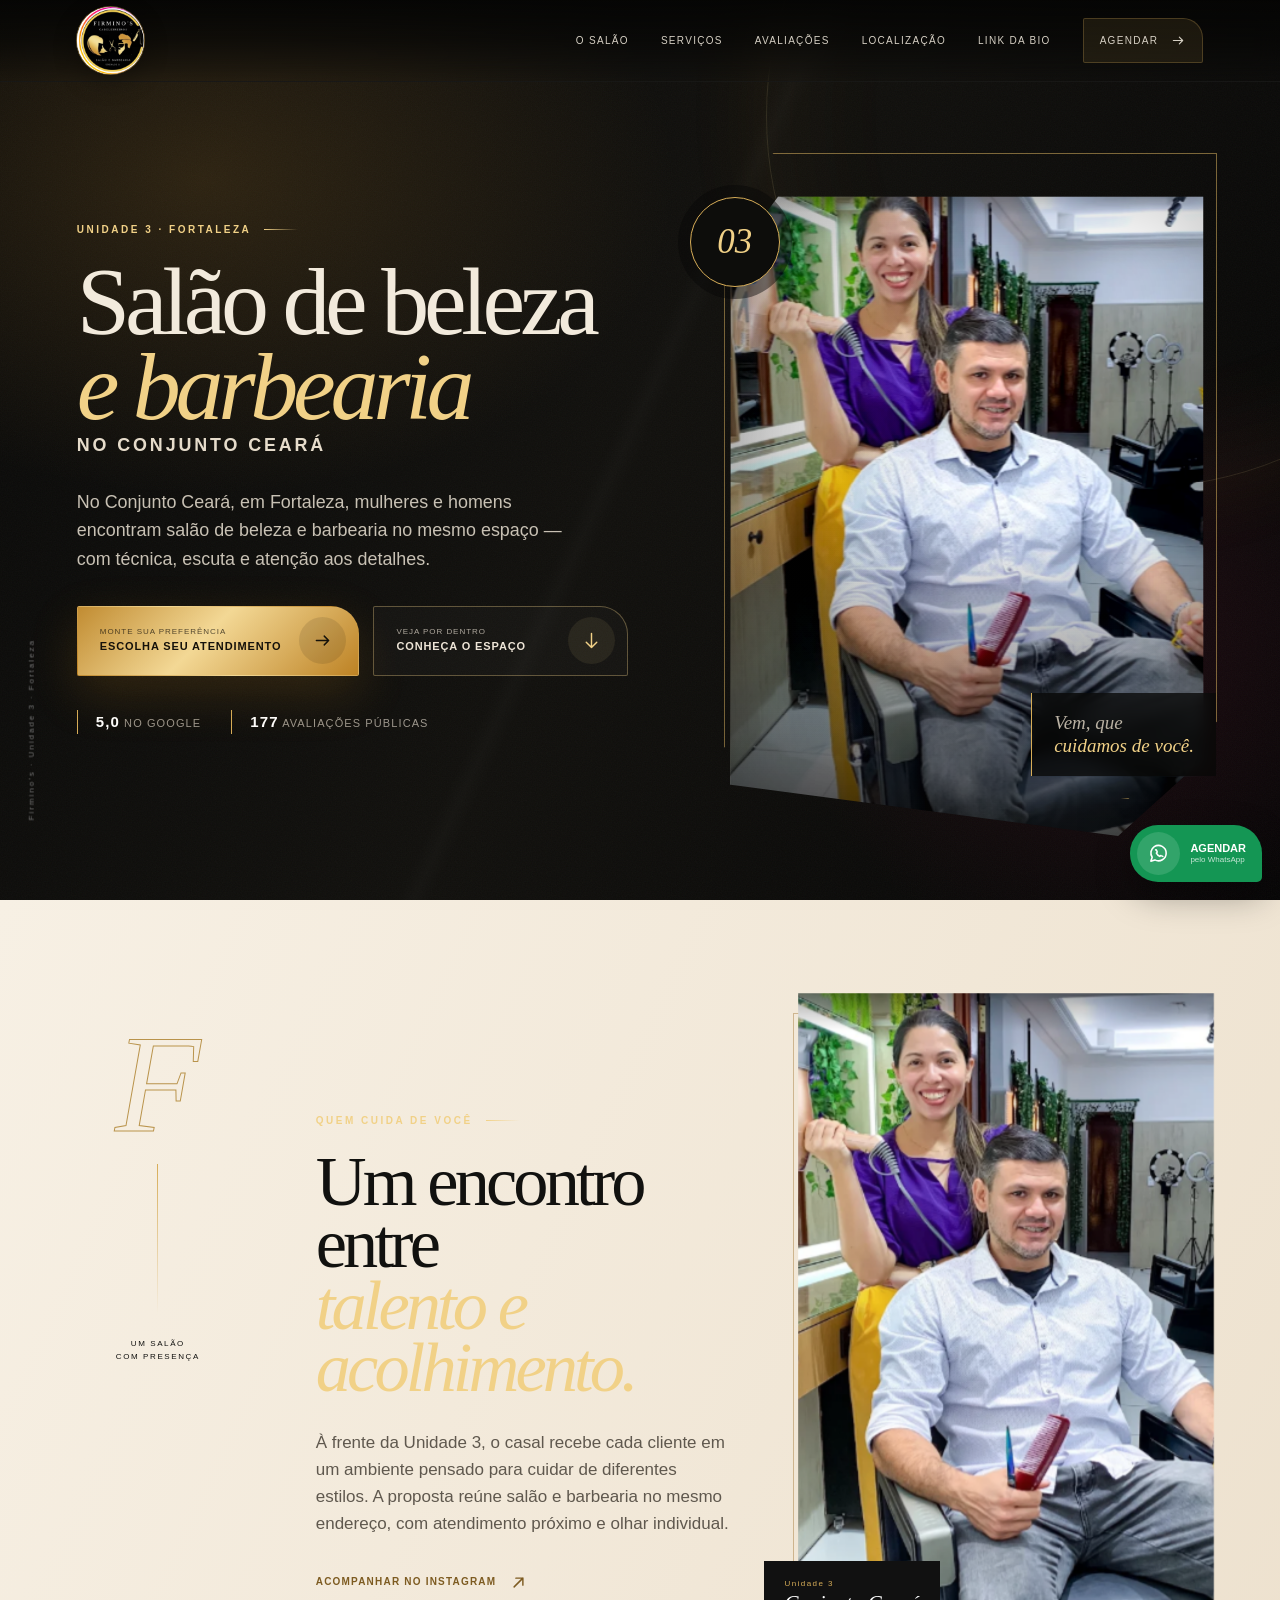
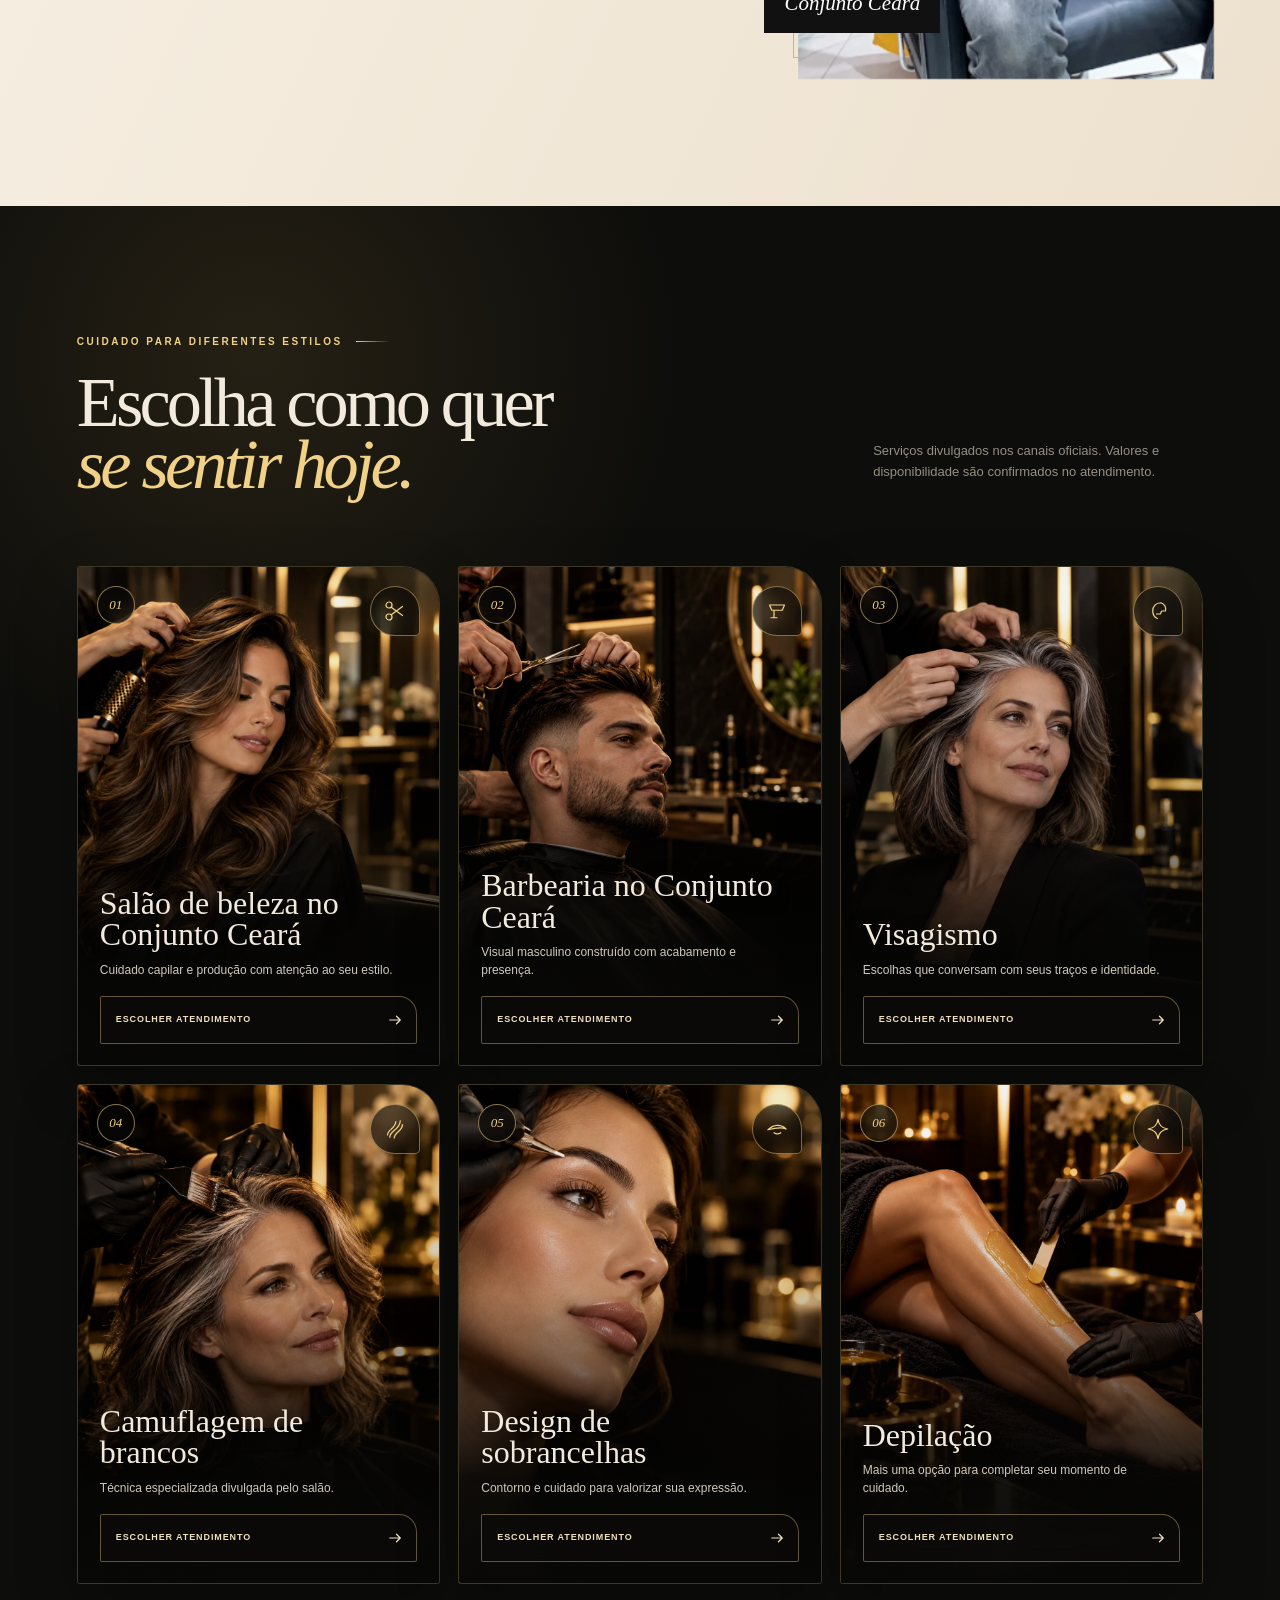
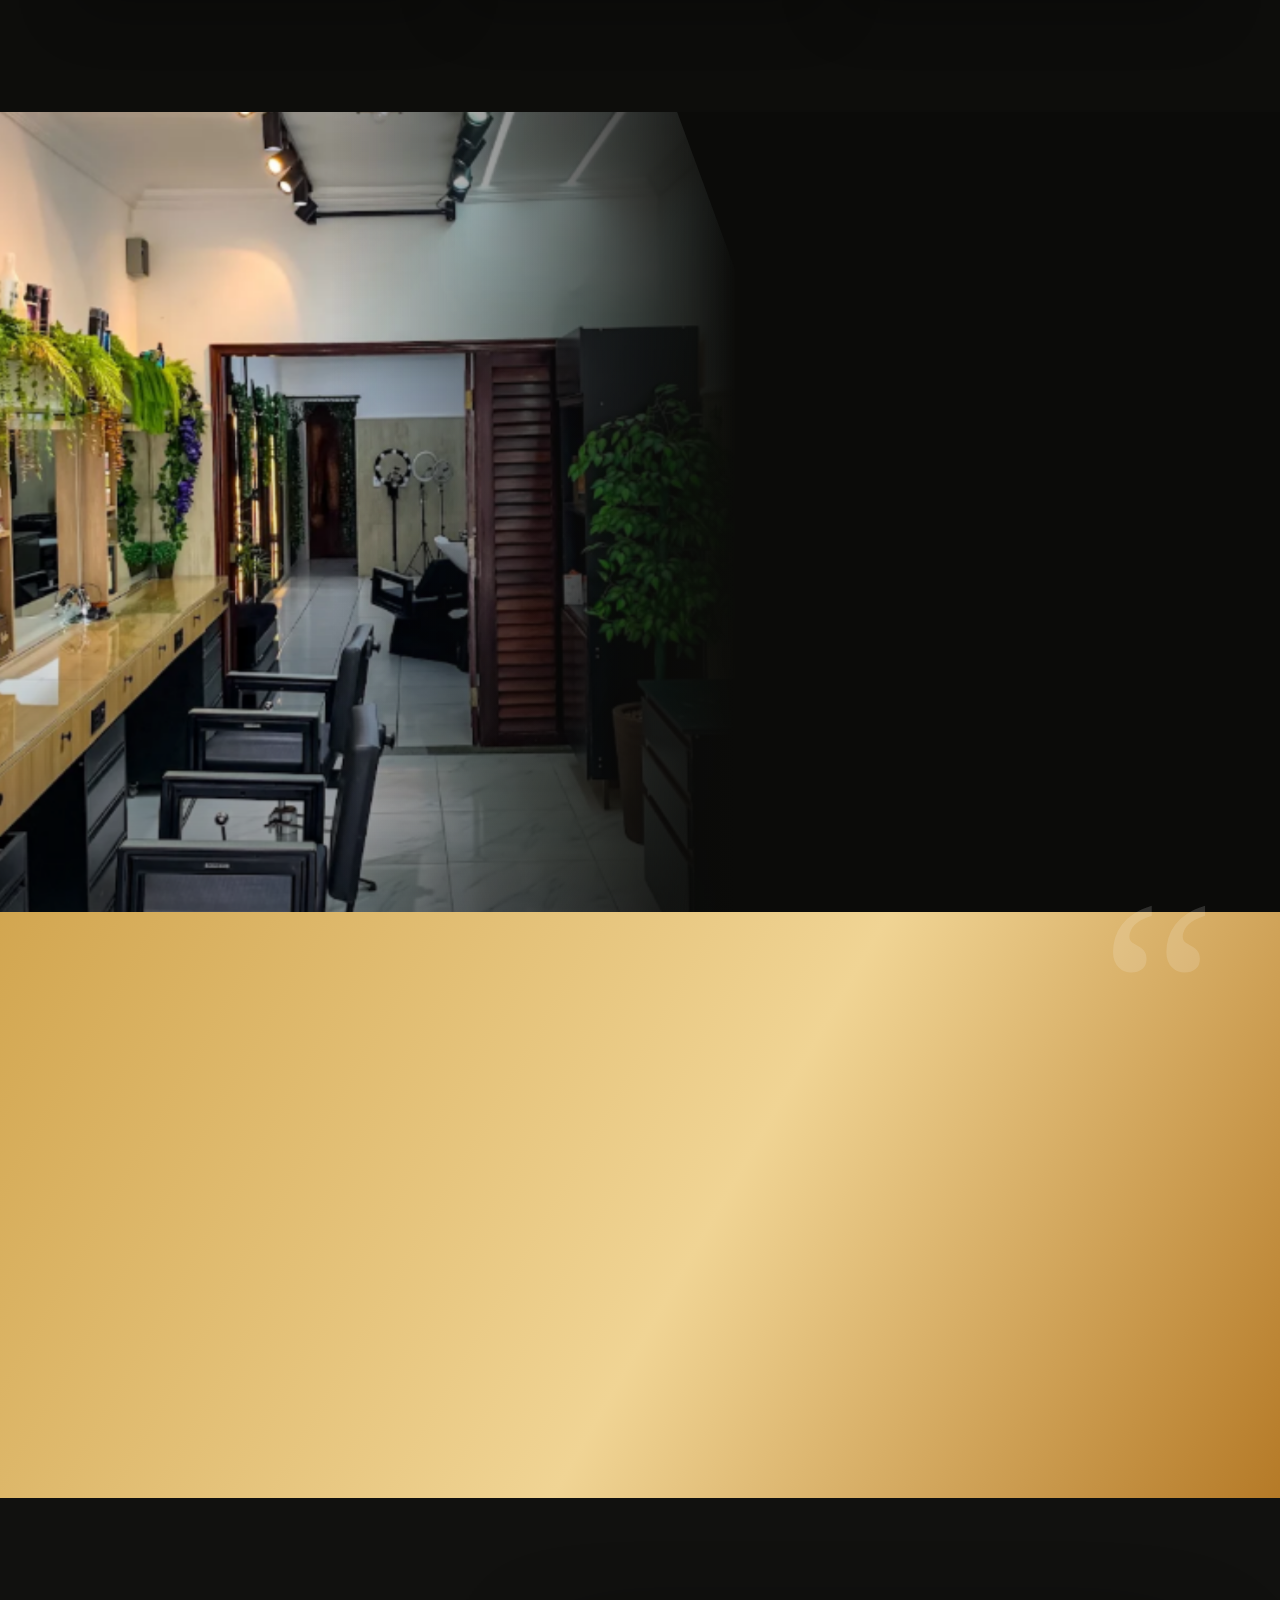
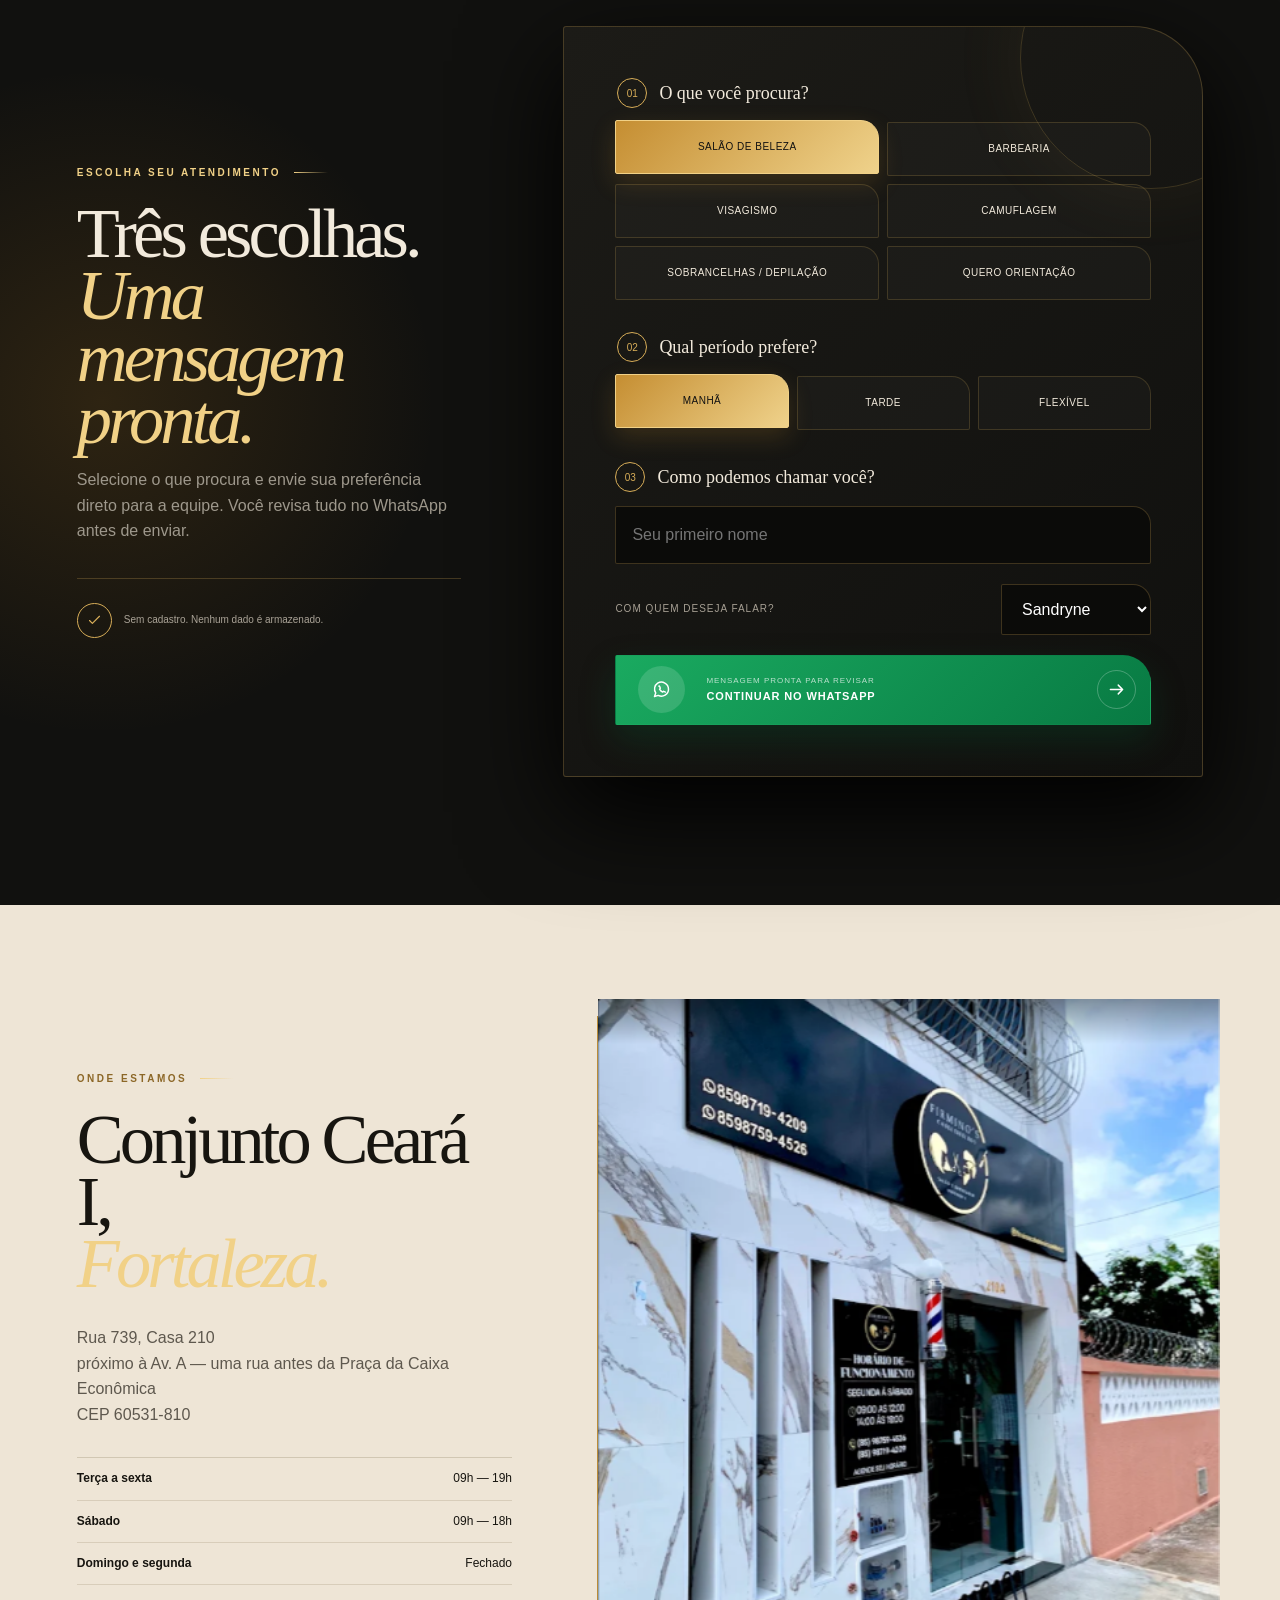
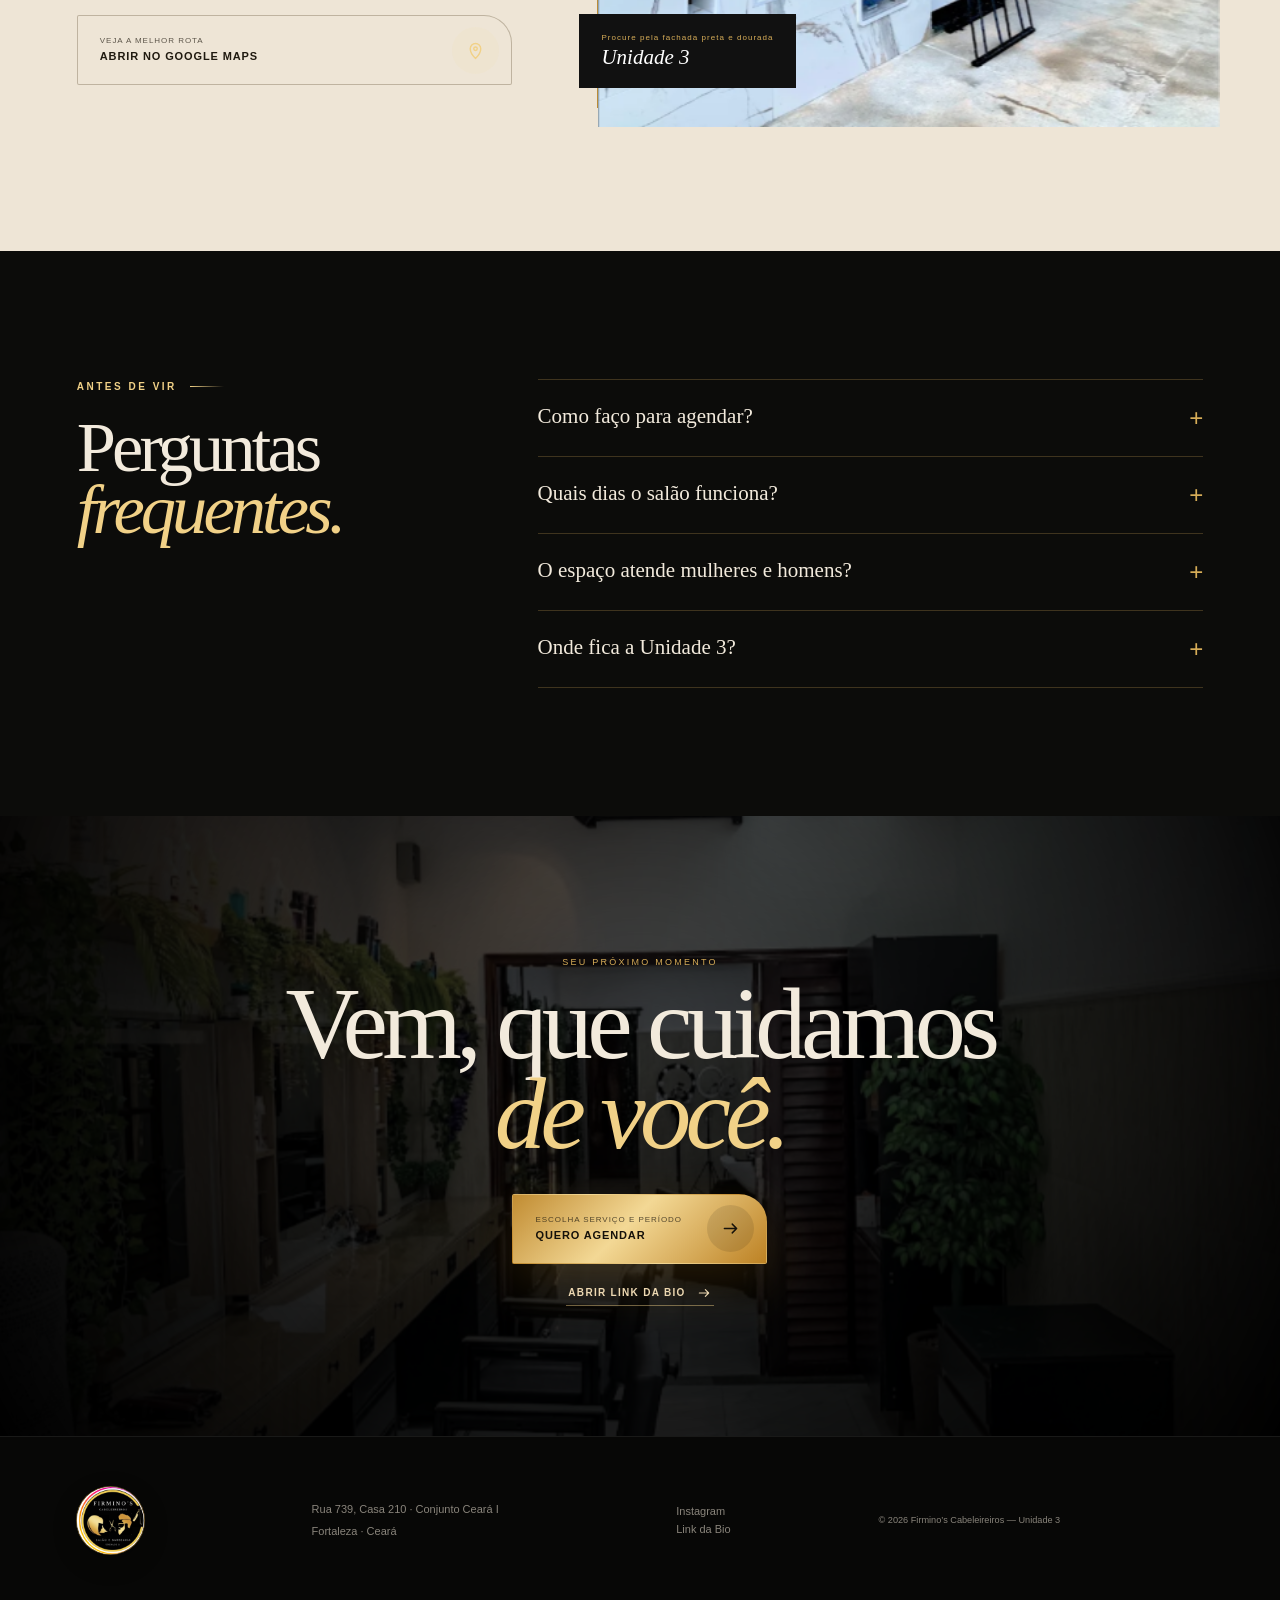
<file: index.html>
<!doctype html>
<html lang="pt-BR" class="no-js">
<head>
  <meta charset="utf-8"><meta name="viewport" content="width=device-width,initial-scale=1">
  <title>Salão de beleza e barbearia no Conjunto Ceará | Firmino’s Unidade 3</title>
  <meta name="description" content="Salão de beleza e barbearia no Conjunto Ceará, em Fortaleza. Conheça o Firmino’s Unidade 3, seus serviços confirmados e agende pelo WhatsApp.">
  <meta name="robots" content="noindex,nofollow"><meta name="theme-color" content="#080807">
  <meta property="og:title" content="Salão de beleza e barbearia no Conjunto Ceará | Firmino’s"><meta property="og:description" content="Salão e barbearia em Fortaleza, no Conjunto Ceará. Conheça a Unidade 3 e agende seu atendimento."><meta property="og:type" content="website"><meta property="og:locale" content="pt_BR"><meta property="og:image" content="assets/casal.png">
  <meta name="twitter:card" content="summary_large_image"><meta name="twitter:title" content="Salão de beleza e barbearia no Conjunto Ceará"><meta name="twitter:description" content="Firmino’s Unidade 3: salão e barbearia em Fortaleza, com agendamento pelo WhatsApp."><meta name="twitter:image" content="assets/casal.png">
  <link rel="canonical" href="https://exemplo-invalido.local/"><link rel="icon" href="data:,"> <link rel="stylesheet" href="styles.css?v=20261027-4">
  <script type="application/ld+json">{"@context":"https://schema.org","@type":"HairSalon","name":"Firminos Cabeleireiros - Unidade 3","description":"Salão de beleza e barbearia no Conjunto Ceará, em Fortaleza.","telephone":"+55 85 98719-4209","address":{"@type":"PostalAddress","streetAddress":"Rua 739, Casa 210","addressLocality":"Fortaleza","addressRegion":"CE","postalCode":"60531-810","addressCountry":"BR"},"openingHoursSpecification":[{"@type":"OpeningHoursSpecification","dayOfWeek":["Tuesday","Wednesday","Thursday","Friday"],"opens":"09:00","closes":"19:00"},{"@type":"OpeningHoursSpecification","dayOfWeek":"Saturday","opens":"09:00","closes":"18:00"}],"aggregateRating":{"@type":"AggregateRating","ratingValue":"5.0","reviewCount":"177","bestRating":"5"},"sameAs":["https://www.instagram.com/firminoscabeleireirosunidade3/"],"hasOfferCatalog":{"@type":"OfferCatalog","name":"Serviços confirmados","itemListElement":[{"@type":"Offer","itemOffered":{"@type":"Service","name":"Salão de beleza"}},{"@type":"Offer","itemOffered":{"@type":"Service","name":"Barbearia"}},{"@type":"Offer","itemOffered":{"@type":"Service","name":"Visagismo"}},{"@type":"Offer","itemOffered":{"@type":"Service","name":"Camuflagem de brancos"}},{"@type":"Offer","itemOffered":{"@type":"Service","name":"Design de sobrancelhas"}},{"@type":"Offer","itemOffered":{"@type":"Service","name":"Depilação"}}]}}</script>
  <script>document.documentElement.classList.replace('no-js','js')</script>
</head>
<body>
  <a class="skip" href="#conteudo">Ir para o conteúdo</a>
  <header class="topbar">
    <a class="brand" href="#inicio" aria-label="Firmino’s, início"><img src="assets/logo.png" alt="Firmino’s Cabeleireiros, Salão e Barbearia, Unidade 3"></a>
    <button class="nav-toggle" type="button" aria-expanded="false" aria-controls="menu"><span></span><span></span><i>Menu</i></button>
    <nav id="menu" class="nav" aria-label="Navegação principal"><a href="#historia">O salão</a><a href="#servicos">Serviços</a><a href="#avaliacoes">Avaliações</a><a href="#localizacao">Localização</a><a href="bio.html">Link da Bio</a><a class="nav-cta" href="#atendimento">Agendar <svg class="icon"><use href="#i-arrow"></use></svg></a></nav>
  </header>
  <main id="conteudo">
    <section id="inicio" class="hero section-anchor">
      <div class="hero-orbit" aria-hidden="true"></div><p class="hero-side" aria-hidden="true">Firmino’s · Unidade 3 · Fortaleza</p>
      <div class="hero-copy reveal"><p class="eyebrow">UNIDADE 3 · FORTALEZA</p><h1>Salão de beleza<br><em>e barbearia</em><small>no Conjunto Ceará</small></h1><p class="hero-lead">No Conjunto Ceará, em Fortaleza, mulheres e homens encontram salão de beleza e barbearia no mesmo espaço — com técnica, escuta e atenção aos detalhes.</p>
        <div class="hero-actions"><a class="btn btn-gold" href="#atendimento"><span><small>Monte sua preferência</small><b>Escolha seu atendimento</b></span><i><svg class="icon"><use href="#i-arrow"></use></svg></i></a><a class="btn btn-line" href="#experiencia"><span><small>Veja por dentro</small><b>Conheça o espaço</b></span><i><svg class="icon"><use href="#i-down"></use></svg></i></a></div>
        <div class="hero-proof"><span><b>5,0</b> no Google</span><span><b>177</b> avaliações públicas</span></div>
      </div>
      <div class="hero-visual reveal" data-delay="1"><div class="photo-frame"><img src="assets/casal.png" alt="Profissionais do salão de beleza e barbearia Firmino Unidade 3 no Conjunto Ceará, em Fortaleza"></div><div class="gold-thread"></div><p>Vem, que<br><strong>cuidamos de você.</strong></p><span class="unit">03</span></div>
    </section>

    <section id="historia" class="story section-pad section-anchor">
      <div class="story-mark reveal"><span>F</span><i></i><small>UM SALÃO<br>COM PRESENÇA</small></div>
      <div class="story-copy reveal"><p class="eyebrow">QUEM CUIDA DE VOCÊ</p><h2>Um encontro entre<br><em>talento e acolhimento.</em></h2><p>À frente da Unidade 3, o casal recebe cada cliente em um ambiente pensado para cuidar de diferentes estilos. A proposta reúne salão e barbearia no mesmo endereço, com atendimento próximo e olhar individual.</p><a class="text-link" href="https://www.instagram.com/firminoscabeleireirosunidade3/" target="_blank" rel="noopener">Acompanhar no Instagram <svg class="icon"><use href="#i-external"></use></svg></a></div>
      <figure class="story-photo reveal" data-delay="1"><img src="assets/casal.png" alt="Casal de profissionais do salão Firmino Unidade 3, em Fortaleza"><figcaption><span>Unidade 3</span><b>Conjunto Ceará</b></figcaption></figure>
    </section>

    <section id="servicos" class="services section-pad section-anchor">
      <header class="section-head reveal"><p class="eyebrow">CUIDADO PARA DIFERENTES ESTILOS</p><h2>Escolha como quer<br><em>se sentir hoje.</em></h2><p>Serviços divulgados nos canais oficiais. Valores e disponibilidade são confirmados no atendimento.</p></header>
      <div class="service-grid">
        <a class="service reveal" href="#atendimento" data-service="Salão de beleza"><span class="service-photo"><img src="assets/service-salao.webp" alt="Imagem ilustrativa de cuidado capilar em salão premium" loading="lazy"></span><span class="service-number">01</span><svg class="service-icon"><use href="#i-scissors"></use></svg><div class="service-copy"><h3>Salão de beleza no Conjunto Ceará</h3><p>Cuidado capilar e produção com atenção ao seu estilo.</p><span class="service-cta">Escolher atendimento <svg class="icon"><use href="#i-arrow"></use></svg></span></div></a>
        <a class="service reveal" href="#atendimento" data-service="Barbearia"><span class="service-photo"><img src="assets/service-barbearia.webp" alt="Imagem ilustrativa de corte masculino em barbearia premium" loading="lazy"></span><span class="service-number">02</span><svg class="service-icon"><use href="#i-razor"></use></svg><div class="service-copy"><h3>Barbearia no Conjunto Ceará</h3><p>Visual masculino construído com acabamento e presença.</p><span class="service-cta">Escolher atendimento <svg class="icon"><use href="#i-arrow"></use></svg></span></div></a>
        <a class="service reveal" href="#atendimento" data-service="Visagismo"><span class="service-photo"><img src="assets/service-visagismo.webp" alt="Imagem ilustrativa de consulta de visagismo" loading="lazy"></span><span class="service-number">03</span><svg class="service-icon"><use href="#i-profile"></use></svg><div class="service-copy"><h3>Visagismo</h3><p>Escolhas que conversam com seus traços e identidade.</p><span class="service-cta">Escolher atendimento <svg class="icon"><use href="#i-arrow"></use></svg></span></div></a>
        <a class="service reveal" href="#atendimento" data-service="Camuflagem de brancos"><span class="service-photo"><img src="assets/service-camuflagem.webp" alt="Imagem ilustrativa de aplicação profissional para camuflagem de cabelos brancos" loading="lazy"></span><span class="service-number">04</span><svg class="service-icon"><use href="#i-strand"></use></svg><div class="service-copy"><h3>Camuflagem de brancos</h3><p>Técnica especializada divulgada pelo salão.</p><span class="service-cta">Escolher atendimento <svg class="icon"><use href="#i-arrow"></use></svg></span></div></a>
        <a class="service reveal" href="#atendimento" data-service="Sobrancelhas ou depilação"><span class="service-photo"><img src="assets/service-sobrancelhas.webp" alt="Imagem ilustrativa de design de sobrancelhas" loading="lazy"></span><span class="service-number">05</span><svg class="service-icon"><use href="#i-brow"></use></svg><div class="service-copy"><h3>Design de sobrancelhas</h3><p>Contorno e cuidado para valorizar sua expressão.</p><span class="service-cta">Escolher atendimento <svg class="icon"><use href="#i-arrow"></use></svg></span></div></a>
        <a class="service reveal" href="#atendimento" data-service="Sobrancelhas ou depilação"><span class="service-photo"><img src="assets/service-depilacao.webp" alt="Imagem ilustrativa de depilação feminina nas pernas em salão elegante" loading="lazy"></span><span class="service-number">06</span><svg class="service-icon"><use href="#i-spark"></use></svg><div class="service-copy"><h3>Depilação</h3><p>Mais uma opção para completar seu momento de cuidado.</p><span class="service-cta">Escolher atendimento <svg class="icon"><use href="#i-arrow"></use></svg></span></div></a>
      </div>
    </section>

    <section id="experiencia" class="experience section-anchor">
      <div class="experience-image"><img src="assets/interior.png" alt="Interior do salão de beleza e barbearia Firmino no Conjunto Ceará"></div>
      <div class="experience-copy reveal"><p class="eyebrow">POR DENTRO DA UNIDADE 3</p><h2>Luz, conforto<br><em>e cuidado.</em></h2><p>Um ambiente organizado e acolhedor, com estações de atendimento, espelhos amplos e uma atmosfera que convida a desacelerar.</p><ul><li><span>01</span> Salão e barbearia no mesmo espaço</li><li><span>02</span> Atendimento direto com a equipe</li><li><span>03</span> Endereço fácil de localizar no bairro</li></ul></div>
    </section>

    <section id="avaliacoes" class="reviews section-pad section-anchor">
      <div class="rating reveal"><strong>5,0</strong><span>★★★★★</span><p>177 avaliações<br>públicas no Google</p></div>
      <div class="quotes">
        <blockquote class="reveal"><p>“Ótimos profissionais, ótimo ambiente. Melhor salão da região.”</p><footer><b>Vitoria Kevilly</b><span>Avaliação no Google</span></footer></blockquote>
        <blockquote class="reveal" data-delay="1"><p>“Espaço de excelência e qualidade em serviço, atendimento e ótima localização.”</p><footer><b>Mircia Monteiro</b><span>Avaliação no Google</span></footer></blockquote>
        <blockquote class="reveal" data-delay="2"><p>“Ambiente acolhedor, equipe atenciosa e um resultado que durou semanas.”</p><footer><b>Luciana Oliveira</b><span>Avaliação no Google</span></footer></blockquote>
      </div>
    </section>

    <section id="atendimento" class="booking section-pad section-anchor">
      <div class="booking-intro reveal"><p class="eyebrow">ESCOLHA SEU ATENDIMENTO</p><h2>Três escolhas.<br><em>Uma mensagem pronta.</em></h2><p>Selecione o que procura e envie sua preferência direto para a equipe. Você revisa tudo no WhatsApp antes de enviar.</p><div class="secure"><svg class="icon"><use href="#i-check"></use></svg><span>Sem cadastro. Nenhum dado é armazenado.</span></div></div>
      <form id="booking-form" class="booking-form reveal">
        <fieldset><legend><b>01</b><span>O que você procura?</span></legend><div class="choice-grid services-choice">
          <label><input type="radio" name="service" value="Salão de beleza" checked><span>Salão de beleza</span></label><label><input type="radio" name="service" value="Barbearia"><span>Barbearia</span></label><label><input type="radio" name="service" value="Visagismo"><span>Visagismo</span></label><label><input type="radio" name="service" value="Camuflagem de brancos"><span>Camuflagem</span></label><label><input type="radio" name="service" value="Sobrancelhas ou depilação"><span>Sobrancelhas / depilação</span></label><label><input type="radio" name="service" value="Quero orientação"><span>Quero orientação</span></label>
        </div></fieldset>
        <fieldset><legend><b>02</b><span>Qual período prefere?</span></legend><div class="choice-grid period-choice"><label><input type="radio" name="period" value="manhã" checked><span>Manhã</span></label><label><input type="radio" name="period" value="tarde"><span>Tarde</span></label><label><input type="radio" name="period" value="sou flexível"><span>Flexível</span></label></div></fieldset>
        <label class="name-field"><span><b>03</b> Como podemos chamar você?</span><input name="name" autocomplete="name" placeholder="Seu primeiro nome"></label>
        <label class="contact-select"><span>Com quem deseja falar?</span><select name="contact"><option value="5585987194209">Sandryne</option><option value="5585987594526">Paulo</option></select></label>
        <a id="booking-submit" class="btn btn-whatsapp" href="https://wa.me/5585987194209" target="_blank" rel="noopener"><i><svg class="icon"><use href="#i-whatsapp"></use></svg></i><span><small>Mensagem pronta para revisar</small><b>Continuar no WhatsApp</b></span><em><svg class="icon"><use href="#i-arrow"></use></svg></em></a>
      </form>
    </section>

    <section id="localizacao" class="location section-pad section-anchor">
      <div class="location-copy reveal"><p class="eyebrow">ONDE ESTAMOS</p><h2>Conjunto Ceará I,<br><em>Fortaleza.</em></h2><address>Rua 739, Casa 210<br>próximo à Av. A — uma rua antes da Praça da Caixa Econômica<br>CEP 60531-810</address><div class="hours"><p><b>Terça a sexta</b><span>09h — 19h</span></p><p><b>Sábado</b><span>09h — 18h</span></p><p><b>Domingo e segunda</b><span>Fechado</span></p></div><a class="btn btn-line light" href="https://maps.app.goo.gl/kkp55RGtiyt9dPtYA" target="_blank" rel="noopener"><span><small>Veja a melhor rota</small><b>Abrir no Google Maps</b></span><i><svg class="icon"><use href="#i-pin"></use></svg></i></a></div>
      <figure class="facade reveal"><img src="assets/fachada.png" alt="Fachada do salão e barbearia Firmino no Conjunto Ceará em Fortaleza"><figcaption><span>Procure pela fachada preta e dourada</span><b>Unidade 3</b></figcaption></figure>
    </section>

    <section class="faq section-pad section-anchor" id="duvidas"><header class="section-head reveal"><p class="eyebrow">ANTES DE VIR</p><h2>Perguntas<br><em>frequentes.</em></h2></header><div class="accordion">
      <details class="reveal"><summary>Como faço para agendar?<span>+</span></summary><p>Monte sua preferência nesta página ou fale direto com Sandryne ou Paulo pelo WhatsApp. A equipe confirma as opções disponíveis.</p></details>
      <details class="reveal"><summary>Quais dias o salão funciona?<span>+</span></summary><p>De terça a sexta, das 9h às 19h; aos sábados, das 9h às 18h. Domingo e segunda-feira são fechados.</p></details>
      <details class="reveal"><summary>O espaço atende mulheres e homens?<span>+</span></summary><p>Sim. A Unidade 3 reúne salão de beleza e barbearia no mesmo endereço.</p></details>
      <details class="reveal"><summary>Onde fica a Unidade 3?<span>+</span></summary><p>Na Rua 739, Casa 210, no Conjunto Ceará I, em Fortaleza, próximo à Avenida A e uma rua antes da Praça da Caixa Econômica.</p></details>
    </div></section>
    <section class="closing reveal"><img src="assets/interior.png" alt=""><div><p>SEU PRÓXIMO MOMENTO</p><h2>Vem, que cuidamos<br><em>de você.</em></h2><div class="closing-actions"><a class="btn btn-gold" href="#atendimento"><span><small>Escolha serviço e período</small><b>Quero agendar</b></span><i><svg class="icon"><use href="#i-arrow"></use></svg></i></a><a class="closing-bio-link" href="bio.html">Abrir Link da Bio <svg class="icon"><use href="#i-arrow"></use></svg></a></div></div></section>
  </main>
  <footer class="site-footer"><a class="brand" href="#inicio"><img src="assets/logo.png" alt="Firmino’s"></a><div><p>Rua 739, Casa 210 · Conjunto Ceará I</p><p>Fortaleza · Ceará</p></div><div><a href="https://www.instagram.com/firminoscabeleireirosunidade3/" target="_blank" rel="noopener">Instagram</a><a href="bio.html">Link da Bio</a></div><small>© <span id="year"></span> Firmino’s Cabeleireiros — Unidade 3</small></footer>
  <a class="float-whatsapp" href="#atendimento"><svg class="icon"><use href="#i-whatsapp"></use></svg><span><b>Agendar</b><small>pelo WhatsApp</small></span></a>
  <svg class="svg-sprite" aria-hidden="true"><symbol id="i-arrow" viewBox="0 0 24 24"><path d="M5 12h14m-5-5 5 5-5 5"/></symbol><symbol id="i-down" viewBox="0 0 24 24"><path d="M12 4v16m-6-6 6 6 6-6"/></symbol><symbol id="i-external" viewBox="0 0 24 24"><path d="M7 17 17 7M9 7h8v8"/></symbol><symbol id="i-check" viewBox="0 0 24 24"><path d="m5 12 4 4L19 6"/></symbol><symbol id="i-pin" viewBox="0 0 24 24"><path d="M12 21s6-5.4 6-11a6 6 0 1 0-12 0c0 5.6 6 11 6 11Z"/><circle cx="12" cy="10" r="2"/></symbol><symbol id="i-whatsapp" viewBox="0 0 24 24"><path d="M7.6 4.8A8.1 8.1 0 0 1 20 11.7a8 8 0 0 1-11.8 7L4 20l1.4-4.1A8 8 0 0 1 7.6 4.8Z"/><path d="M9 8.2c.3-.2.6-.2.8.2l.8 1.8c.1.3.1.5-.2.8l-.6.6c.8 1.5 1.9 2.6 3.5 3.4l.6-.7c.2-.2.5-.3.8-.1l1.8.8"/></symbol><symbol id="i-scissors" viewBox="0 0 32 32"><circle cx="8" cy="8" r="4"/><circle cx="8" cy="24" r="4"/><path d="m11 11 15 11M11 21 26 10"/></symbol><symbol id="i-razor" viewBox="0 0 32 32"><path d="M6 8h20l-3 7H9L6 8Zm6 7v10m-4 0h8"/></symbol><symbol id="i-profile" viewBox="0 0 32 32"><path d="M20 5c-7 0-11 5-11 11 0 4 2 8 6 10m5-21c5 2 7 6 6 11h-5l-2 4h-5"/></symbol><symbol id="i-strand" viewBox="0 0 32 32"><path d="M9 27c0-9 14-10 14-22M15 28c0-8 11-9 11-18M6 24c0-7 11-9 11-18"/></symbol><symbol id="i-brow" viewBox="0 0 32 32"><path d="M4 17c7-7 17-8 24-1-7-3-16-1-24 1Zm8 4c3 2 6 2 9 0"/></symbol><symbol id="i-spark" viewBox="0 0 32 32"><path d="M16 3c1 8 5 12 13 13-8 1-12 5-13 13-1-8-5-12-13-13 8-1 12-5 13-13Z"/></symbol></svg>
  <script src="script.js?v=20261027-4"></script>
</body></html>
</file>
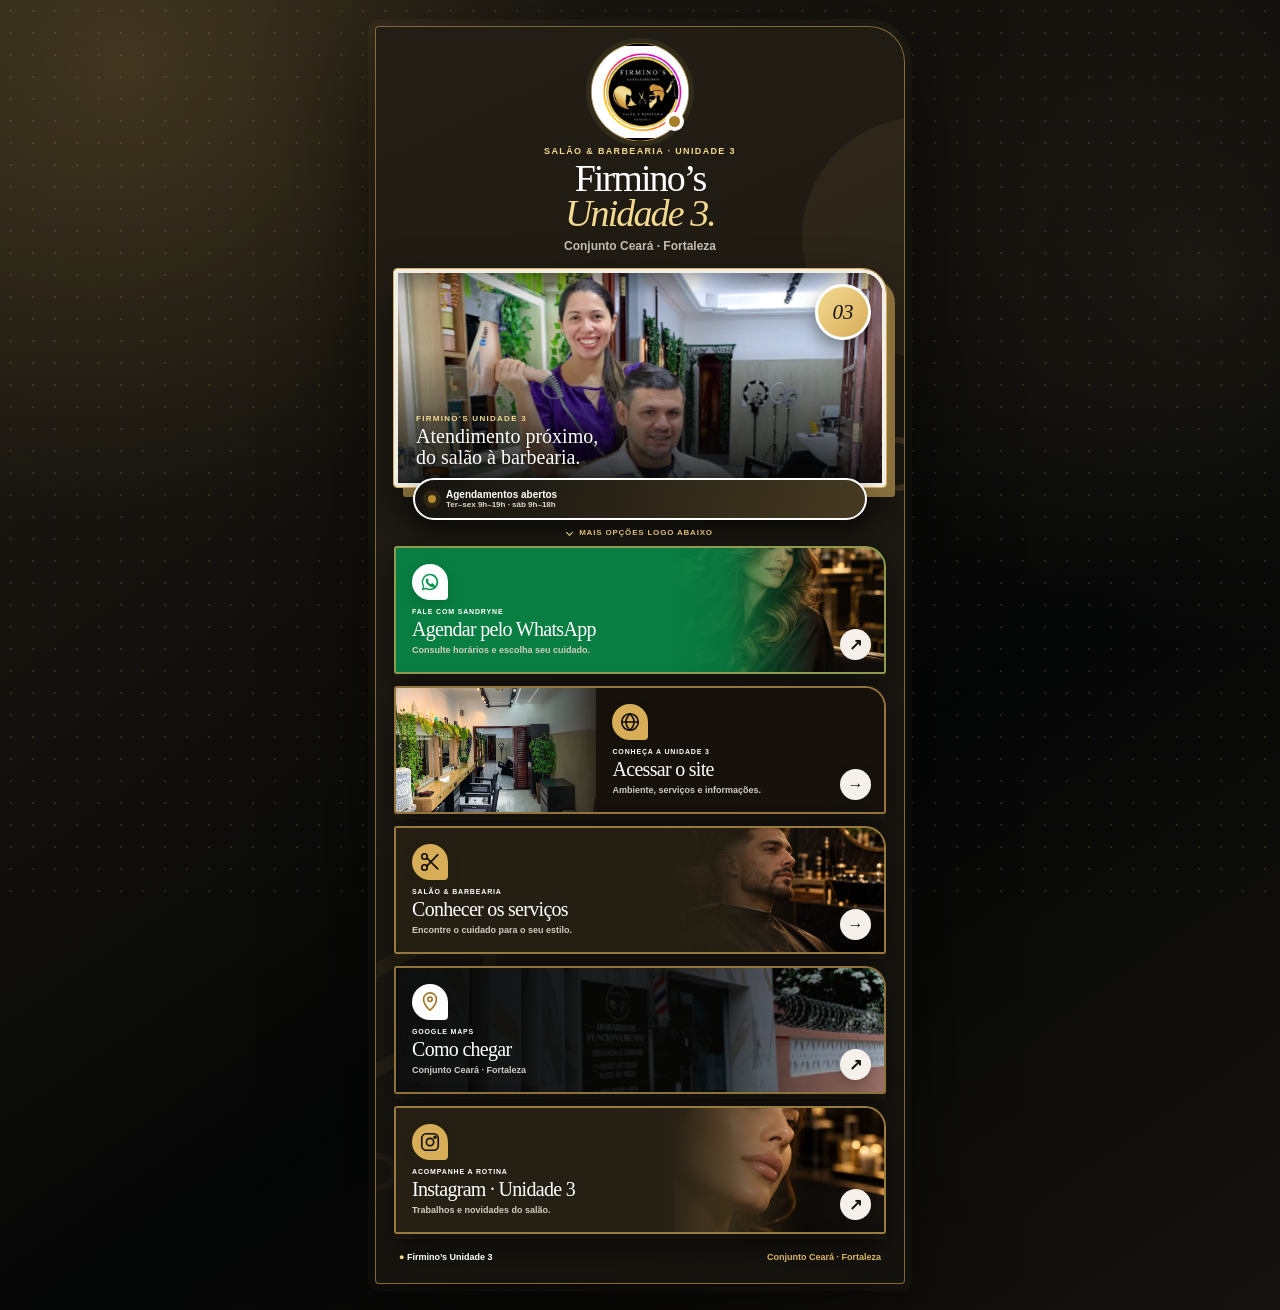
<file: bio.html>
<!doctype html><html lang="pt-BR"><head>
<meta charset="utf-8"><meta name="viewport" content="width=device-width,initial-scale=1">
<title>Firmino’s Unidade 3 | Links e atendimento</title>
<meta name="description" content="Firmino’s Unidade 3: contatos, serviços e links oficiais.">
<meta name="robots" content="noindex,nofollow,noarchive"><meta name="theme-color" content="#0c0c0d">
<link rel="stylesheet" href="bio.css?v=bio-padrao-20261106-2"><script>document.documentElement.classList.add('bio-js')</script>
</head><body>
<div class="scene" aria-hidden="true"><i></i><i></i><i></i></div>
<main class="bio-wrap"><section class="bio-device" aria-labelledby="bio-title">
  <span class="orbit orbit-one" aria-hidden="true"></span><span class="orbit orbit-two" aria-hidden="true"></span>
  <header class="bio-header">
    <div class="brand-mark"><span aria-hidden="true"></span><img src="https://thiagorevolutio-coder.github.io/previa-firminos-unidade-3/assets/logo.png" alt="Firmino’s Unidade 3" width="180" height="180"><i aria-hidden="true"></i></div>
    <p>SALÃO &amp; BARBEARIA · UNIDADE 3</p><h1 id="bio-title">Firmino’s<br><em>Unidade 3.</em></h1><span>Conjunto Ceará · Fortaleza</span>
  </header>
  <figure class="bio-media"><img src="https://thiagorevolutio-coder.github.io/previa-firminos-unidade-3/assets/casal.png" alt="Firmino’s Unidade 3 — imagem da empresa" width="960" height="720"><figcaption><small>FIRMINO’S UNIDADE 3</small><strong>Atendimento próximo,<br>do salão à barbearia.</strong></figcaption><b aria-hidden="true">03</b></figure>
  <div class="quick-note"><span aria-hidden="true"></span><strong>Agendamentos abertos</strong><small>Ter–sex 9h–19h · sáb 9h–18h</small></div>
  <p class="scroll-cue"><span aria-hidden="true"></span>Mais opções logo abaixo</p>
  <nav class="bio-links" aria-label="Links de Firmino’s Unidade 3">
    <a class="bio-link contact-primary whatsapp-link" href="https://wa.me/5585987194209?text=Ol%C3%A1%2C%20vim%20pelo%20link%20da%20bio%20do%20Firmino%E2%80%99s%20Unidade%203%20e%20quero%20agendar." target="_blank" rel="noopener noreferrer" style="--card-image:url('https://thiagorevolutio-coder.github.io/previa-firminos-unidade-3/assets/service-salao.webp')"><span class="link-icon" aria-hidden="true"><svg viewBox="0 0 32 32"><path d="M16 4a12 12 0 0 0-10.3 18.2L4 28l6-1.6A12 12 0 1 0 16 4Zm0 21.8c-1.9 0-3.7-.5-5.3-1.5l-.4-.2-3.5.9 1-3.4-.3-.4A9.7 9.7 0 1 1 16 25.8Zm5.3-7.2c-.3-.2-1.7-.9-2-.9-.3-.1-.5-.2-.7.1-.2.3-.8.9-.9 1.1-.2.2-.3.2-.6.1-1.7-.8-2.8-1.5-3.9-3.4-.3-.5.3-.5.8-1.5.1-.2 0-.4 0-.6l-.9-2.1c-.2-.6-.5-.5-.7-.5h-.6c-.2 0-.6.1-.9.4-.3.3-1.2 1.2-1.2 2.9s1.2 3.4 1.4 3.6c.2.2 2.4 3.7 5.9 5.2 2.2 1 3.1 1 4.2.9.7-.1 1.7-.7 1.9-1.3.2-.6.2-1.2.2-1.3-.1-.2-.3-.3-.6-.5Z"/></svg></span><span class="link-copy"><small>FALE COM SANDRYNE</small><strong>Agendar pelo WhatsApp</strong><em>Consulte horários e escolha seu cuidado.</em></span><b class="link-arrow" aria-hidden="true">↗</b></a>
    <a class="bio-link site-link" href="index.html" style="--card-image:url('https://thiagorevolutio-coder.github.io/previa-firminos-unidade-3/assets/interior.png')"><span class="link-icon" aria-hidden="true"><svg viewBox="0 0 24 24"><circle cx="12" cy="12" r="9"/><path d="M3 12h18M12 3c3 3.2 4.5 6.2 4.5 9S15 17.8 12 21M12 3C9 6.2 7.5 9.2 7.5 12S9 17.8 12 21"/></svg></span><span class="link-copy"><small>CONHEÇA A UNIDADE 3</small><strong>Acessar o site</strong><em>Ambiente, serviços e informações.</em></span><b class="link-arrow" aria-hidden="true">→</b></a>
    <a class="bio-link services-link" href="index.html#servicos" style="--card-image:url('https://thiagorevolutio-coder.github.io/previa-firminos-unidade-3/assets/service-barbearia.webp')"><span class="link-icon" aria-hidden="true"><svg viewBox="0 0 24 24"><circle cx="6" cy="6" r="3"/><circle cx="6" cy="18" r="3"/><path d="m8.5 7.5 12 12M8.5 16.5 20.5 4"/></svg></span><span class="link-copy"><small>SALÃO &amp; BARBEARIA</small><strong>Conhecer os serviços</strong><em>Encontre o cuidado para o seu estilo.</em></span><b class="link-arrow" aria-hidden="true">→</b></a>
    <a class="bio-link maps-link" href="https://maps.app.goo.gl/kkp55RGtiyt9dPtYA" target="_blank" rel="noopener noreferrer" style="--card-image:url('https://thiagorevolutio-coder.github.io/previa-firminos-unidade-3/assets/fachada.png')"><span class="link-icon" aria-hidden="true"><svg viewBox="0 0 24 24"><path d="M12 21s7-6.1 7-12a7 7 0 1 0-14 0c0 5.9 7 12 7 12Z"/><circle cx="12" cy="9" r="2.4"/></svg></span><span class="link-copy"><small>GOOGLE MAPS</small><strong>Como chegar</strong><em>Conjunto Ceará · Fortaleza</em></span><b class="link-arrow" aria-hidden="true">↗</b></a>
    <a class="bio-link instagram-link" href="https://www.instagram.com/firminoscabeleireirosunidade3/" target="_blank" rel="noopener noreferrer" style="--card-image:url('https://thiagorevolutio-coder.github.io/previa-firminos-unidade-3/assets/service-sobrancelhas.webp')"><span class="link-icon" aria-hidden="true"><svg viewBox="0 0 24 24"><rect x="3" y="3" width="18" height="18" rx="5"/><circle cx="12" cy="12" r="4"/><circle class="dot" cx="17.5" cy="6.7" r="1"/></svg></span><span class="link-copy"><small>ACOMPANHE A ROTINA</small><strong>Instagram · Unidade 3</strong><em>Trabalhos e novidades do salão.</em></span><b class="link-arrow" aria-hidden="true">↗</b></a>
  </nav>
  <footer class="bio-footer"><span><b aria-hidden="true">●</b> Firmino’s Unidade 3</span><span>Conjunto Ceará · Fortaleza</span></footer>
</section></main><script src="bio.js?v=bio-padrao-20261106-2"></script></body></html>
</file>
<file: styles.css>
:root{--black:#080807;--ink:#11110f;--charcoal:#171714;--gold:#d7ad58;--gold2:#f1d187;--cream:#f2eadc;--paper:#fbf7ef;--muted:#a9a395;--green:#149654;--line:rgba(215,173,88,.25);--serif:Georgia,"Times New Roman",serif;--sans:"Segoe UI",Arial,sans-serif;--pad:clamp(22px,6vw,104px)}
*{box-sizing:border-box}html{scroll-behavior:smooth;scroll-padding-top:86px}body{margin:0;background:var(--black);color:var(--cream);font:16px/1.6 var(--sans);overflow-x:hidden}img{display:block;width:100%;height:100%;object-fit:cover}a{color:inherit;text-decoration:none}button,input,select{font:inherit}.skip{position:fixed;left:12px;top:-90px;z-index:100;background:var(--gold);color:#000;padding:10px 16px}.skip:focus{top:12px}.svg-sprite{position:absolute;width:0;height:0;overflow:hidden}.icon,.service-icon{fill:none;stroke:currentColor;stroke-width:1.65;stroke-linecap:round;stroke-linejoin:round}.icon{width:21px;height:21px}.section-anchor{scroll-margin-top:84px}.section-pad{padding:clamp(82px,10vw,150px) var(--pad)}.eyebrow{margin:0 0 22px;color:var(--gold2);font-size:10px;font-weight:700;letter-spacing:.25em}.reveal{opacity:1;transform:none}.js .reveal{opacity:0;transform:translateY(24px);transition:opacity .75s ease,transform .75s cubic-bezier(.2,.7,.2,1)}.js .reveal.visible{opacity:1;transform:none}.js .reveal[data-delay="1"]{transition-delay:.12s}.js .reveal[data-delay="2"]{transition-delay:.22s}
.topbar{height:82px;padding:0 var(--pad);display:flex;align-items:center;justify-content:space-between;position:fixed;z-index:60;inset:0 0 auto;background:linear-gradient(180deg,rgba(5,5,4,.94),rgba(5,5,4,.62),transparent);border-bottom:1px solid rgba(255,255,255,.07);backdrop-filter:blur(12px)}.brand img{width:67px;height:67px;border-radius:50%;object-fit:contain}.nav{display:flex;align-items:center;gap:clamp(20px,2.5vw,42px)}.nav>a{font-size:10px;letter-spacing:.13em;text-transform:uppercase;color:#d6d0c4}.nav>a:hover{color:var(--gold2)}.nav-cta{display:flex;align-items:center;gap:12px;padding:11px 16px!important;border:1px solid var(--line);border-radius:2px 20px 2px 2px;background:rgba(215,173,88,.1)}.nav-cta .icon{width:16px}.nav-toggle{display:none;background:none;border:0;color:#fff}
.hero{min-height:900px;height:100svh;max-height:1020px;position:relative;display:grid;grid-template-columns:1.02fr .98fr;align-items:center;padding:120px var(--pad) 64px;isolation:isolate;overflow:hidden;background:radial-gradient(ellipse at 16% 20%,rgba(197,141,51,.18),transparent 31%),radial-gradient(circle at 86% 72%,rgba(128,24,61,.18),transparent 25%),linear-gradient(116deg,#090908 0,#11100d 50%,#050505 100%)}.hero:before{content:"";position:absolute;inset:0;z-index:-2;opacity:.23;background-image:linear-gradient(115deg,transparent 0 48%,rgba(255,255,255,.07) 49%,transparent 50%),url("data:image/svg+xml,%3Csvg xmlns='http://www.w3.org/2000/svg' width='120' height='120'%3E%3Cfilter id='n'%3E%3CfeTurbulence type='fractalNoise' baseFrequency='.8' numOctaves='3' stitchTiles='stitch'/%3E%3C/filter%3E%3Crect width='100%25' height='100%25' filter='url(%23n)' opacity='.16'/%3E%3C/svg%3E")}.hero:after{content:"";position:absolute;z-index:-1;width:58vw;height:58vw;right:-18vw;top:-20vw;border-radius:50%;border:1px solid rgba(241,209,135,.14);box-shadow:inset 0 0 140px rgba(215,173,88,.06),0 0 90px rgba(199,140,40,.08)}.hero-copy{position:relative;z-index:3;max-width:650px}.hero h1,.story h2,.section-head h2,.experience h2,.booking h2,.location h2,.faq h2,.closing h2{margin:0;font:400 clamp(58px,7.5vw,116px)/.88 var(--serif);letter-spacing:-.055em}.hero h1 em,.story h2 em,.section-head h2 em,.experience h2 em,.booking h2 em,.location h2 em,.faq h2 em,.closing h2 em{color:var(--gold2);font-weight:400}.hero-lead{max-width:520px;margin:32px 0;color:#c8c1b4;font-size:clamp(16px,1.4vw,20px)}.hero-actions{display:flex;gap:14px;flex-wrap:wrap}.btn{position:relative;display:grid;grid-template-columns:minmax(0,1fr) 48px;align-items:center;gap:18px;min-height:70px;min-width:255px;padding:10px 11px 10px 22px;border-radius:2px 28px 2px 2px;border:1px solid transparent;overflow:hidden;transition:.25s transform,.25s box-shadow,.25s border}.btn:before{content:"";position:absolute;inset:0;background:linear-gradient(105deg,transparent 20%,rgba(255,255,255,.18),transparent 70%);transform:translateX(-110%);transition:transform .5s}.btn:hover{transform:translateY(-3px)}.btn:hover:before{transform:translateX(110%)}.btn:active{transform:translateY(0) scale(.985)}.btn span{display:flex;flex-direction:column}.btn small{font-size:8px;letter-spacing:.12em;text-transform:uppercase;opacity:.7}.btn b{font-size:11px;text-transform:uppercase;letter-spacing:.08em}.btn i,.btn>em{width:47px;height:47px;border-radius:50%;display:grid;place-items:center;font-style:normal}.btn-gold{color:#15110a;background:linear-gradient(135deg,#c18c32 0,#f3d895 45%,#bd8224 100%);box-shadow:0 18px 50px rgba(190,130,31,.2)}.btn-gold i{background:rgba(0,0,0,.1)}.btn-line{color:#eee5d7;border-color:rgba(241,209,135,.34);background:rgba(255,255,255,.025)}.btn-line i{background:rgba(241,209,135,.08);color:var(--gold2)}.hero-proof{display:flex;gap:30px;margin-top:34px;color:#9d978d;font-size:11px;text-transform:uppercase;letter-spacing:.1em}.hero-proof span{padding-left:18px;border-left:1px solid var(--gold)}.hero-proof b{color:#fff;font-size:15px}.hero-visual{height:min(74vh,760px);position:relative;margin-left:3vw;align-self:end}.photo-frame{position:absolute;inset:4% 0 0 8%;clip-path:polygon(10% 0,100% 0,100% 88%,82% 100%,0 92%,0 10%);filter:drop-shadow(0 40px 80px #000)}.photo-frame:after{content:"";position:absolute;inset:0;background:linear-gradient(180deg,transparent 50%,rgba(5,5,5,.72)),linear-gradient(100deg,rgba(8,8,7,.25),transparent 45%);box-shadow:inset 0 0 90px rgba(0,0,0,.25)}.photo-frame img{object-position:center 40%;filter:saturate(.9) contrast(1.05)}.gold-thread{position:absolute;inset:0 1% 3% 3%;border:1px solid rgba(234,191,103,.5);clip-path:polygon(10% 0,100% 0,100% 88%,82% 100%,0 92%,0 10%);transform:translate(19px,-17px)}.hero-visual>p{position:absolute;z-index:4;right:-1vw;bottom:9%;margin:0;padding:18px 22px;color:#b9b1a3;font:italic 19px/1.25 var(--serif);background:rgba(8,8,7,.76);backdrop-filter:blur(8px);border-left:1px solid var(--gold)}.hero-visual>p strong{color:var(--gold2);font-weight:400}.unit{position:absolute;z-index:4;left:0;top:4%;width:90px;height:90px;display:grid;place-items:center;border-radius:50%;background:#0d0d0b;color:var(--gold2);border:1px solid var(--gold);font:italic 35px var(--serif);box-shadow:0 0 0 12px rgba(8,8,7,.45)}.hero-side{position:absolute;left:18px;bottom:80px;writing-mode:vertical-rl;transform:rotate(180deg);font-size:8px;letter-spacing:.25em;color:#777}
.story{display:grid;grid-template-columns:.35fr .9fr .85fr;gap:clamp(35px,6vw,100px);align-items:center;background:linear-gradient(115deg,#f7f0e4,#ede1ce);color:var(--ink)}.story-mark{align-self:start;display:flex;flex-direction:column;align-items:center}.story-mark>span{font:italic 140px/.8 var(--serif);color:transparent;-webkit-text-stroke:1px #b9934b}.story-mark i{height:150px;width:1px;background:linear-gradient(var(--gold),transparent);margin:24px 0}.story-mark small{font-size:8px;letter-spacing:.2em;text-align:center}.story h2,.section-head h2,.experience h2,.booking h2,.location h2,.faq h2{font-size:clamp(48px,5.5vw,82px)}.story-copy>p:not(.eyebrow){max-width:600px;color:#5f584e;margin:30px 0;font-size:17px}.text-link{display:inline-flex;gap:12px;align-items:center;color:#7d5b21;text-transform:uppercase;font-size:10px;font-weight:700;letter-spacing:.12em}.text-link:hover .icon{transform:translate(3px,-3px)}.text-link .icon{transition:.2s}.story-photo{position:relative;height:650px;margin:0}.story-photo:before{content:"";position:absolute;inset:-15px 16px 20px -16px;border:1px solid rgba(151,103,32,.4)}.story-photo img{position:relative;object-position:center 34%;filter:saturate(.85)}.story-photo figcaption{position:absolute;left:-45px;bottom:45px;padding:17px 20px;background:#111;color:#fff}.story-photo figcaption span,.story-photo figcaption b{display:block}.story-photo figcaption span{font-size:8px;color:var(--gold);letter-spacing:.18em}.story-photo figcaption b{font:italic 21px var(--serif)}
.services{position:relative;background:radial-gradient(circle at 20% 10%,rgba(215,173,88,.12),transparent 25%),#0d0d0b}.section-head{display:grid;grid-template-columns:1fr auto;align-items:end;margin-bottom:70px}.section-head .eyebrow{grid-column:1/-1}.section-head>p:last-child{max-width:330px;color:#958f84;font-size:13px}.service-grid{display:grid;grid-template-columns:repeat(2,minmax(0,1fr));gap:14px}.service{min-height:190px;display:grid;grid-template-columns:34px 64px minmax(0,1fr) 44px;align-items:center;gap:20px;padding:28px;border:1px solid rgba(215,173,88,.17);background:linear-gradient(130deg,rgba(255,255,255,.045),rgba(255,255,255,.008));position:relative;overflow:hidden;transition:.3s}.service:before{content:"";position:absolute;width:180px;height:180px;right:-100px;top:-100px;border-radius:50%;background:radial-gradient(circle,#bd8335 0,transparent 66%);opacity:.14;transition:.3s}.service:hover{transform:translateY(-5px);border-color:rgba(241,209,135,.55);box-shadow:0 25px 55px rgba(0,0,0,.32)}.service:hover:before{transform:scale(1.4)}.service>span{align-self:start;color:#8b7957;font:14px var(--serif)}.service-icon{width:54px;height:54px;padding:13px;border:1px solid var(--line);border-radius:50% 50% 5px 50%;color:var(--gold2)}.service h3{margin:0;font:400 clamp(25px,2.5vw,38px)/1 var(--serif)}.service p{margin:12px 0 0;color:#989186;font-size:13px}.service>i{width:43px;height:43px;display:grid;place-items:center;border:1px solid var(--line);border-radius:50%;color:var(--gold);transition:.25s}.service:hover>i{background:var(--gold);color:#111;transform:translateX(3px)}
.experience{min-height:800px;display:grid;grid-template-columns:1.15fr .85fr;background:#0b0b09}.experience-image{min-height:680px;position:relative;clip-path:polygon(0 0,92% 0,100% 20%,100% 100%,0 100%)}.experience-image:after{content:"";position:absolute;inset:0;background:linear-gradient(90deg,transparent 45%,#0b0b09 100%),linear-gradient(0deg,rgba(0,0,0,.45),transparent 45%)}.experience-image img{object-position:52% center}.experience-copy{align-self:center;padding:70px var(--pad) 70px 5vw;margin-left:-5vw;position:relative;z-index:2}.experience-copy>p:not(.eyebrow){color:#a29b8e;max-width:500px}.experience ul{list-style:none;padding:0;margin:40px 0 0;border-top:1px solid var(--line)}.experience li{display:flex;gap:18px;padding:15px 0;border-bottom:1px solid var(--line);color:#c8c1b5;font-size:13px}.experience li span{color:var(--gold)}
.reviews{display:grid;grid-template-columns:.5fr 1.5fr;gap:8vw;background:linear-gradient(120deg,#d2a650,#f0d494 55%,#b57a27);color:#17120b;position:relative}.reviews:before{content:"“";position:absolute;right:5vw;top:-70px;font:260px var(--serif);color:rgba(255,255,255,.15)}.rating strong{display:block;font:italic clamp(90px,12vw,180px)/.8 var(--serif)}.rating>span{display:block;letter-spacing:.18em;margin:20px 0}.rating p{font-size:11px;text-transform:uppercase;letter-spacing:.15em}.quotes{display:grid;grid-template-columns:repeat(3,1fr);gap:20px}.quotes blockquote{margin:0;padding:32px 25px;min-height:280px;display:flex;flex-direction:column;justify-content:space-between;border:1px solid rgba(0,0,0,.2);background:rgba(255,250,230,.25);backdrop-filter:blur(4px)}.quotes blockquote p{font:italic 23px/1.35 var(--serif)}.quotes footer{display:flex;flex-direction:column}.quotes footer b{font-size:11px;text-transform:uppercase}.quotes footer span{font-size:9px;opacity:.65}
.booking{display:grid;grid-template-columns:.75fr 1.25fr;gap:8vw;background:radial-gradient(circle at 8% 50%,rgba(190,129,33,.17),transparent 26%),#11110f}.booking-intro{align-self:center}.booking-intro>p:not(.eyebrow){color:#9e988c;max-width:480px}.secure{display:flex;align-items:center;gap:12px;margin-top:34px;padding-top:24px;border-top:1px solid var(--line);font-size:10px;color:#aaa397}.secure .icon{width:35px;height:35px;padding:8px;border:1px solid var(--gold);border-radius:50%;color:var(--gold)}.booking-form{padding:clamp(24px,4vw,55px);border:1px solid var(--line);border-radius:3px 70px 3px 3px;background:linear-gradient(140deg,#1c1b17,#10100e);box-shadow:0 35px 100px #000;position:relative;overflow:hidden}.booking-form:before{content:"";position:absolute;right:-80px;top:-100px;width:260px;height:260px;border-radius:50%;border:1px solid rgba(215,173,88,.2);box-shadow:0 0 80px rgba(215,173,88,.07)}fieldset{border:0;margin:0 0 32px;padding:0}legend,.name-field>span{display:flex;align-items:center;gap:12px;margin-bottom:14px;font:18px var(--serif)}legend b,.name-field b{width:30px;height:30px;display:grid;place-items:center;border:1px solid var(--gold);border-radius:50%;font:10px var(--sans);color:var(--gold)}.choice-grid{display:grid;gap:8px}.services-choice{grid-template-columns:repeat(2,1fr)}.period-choice{grid-template-columns:repeat(3,1fr)}.choice-grid input{position:absolute;opacity:0}.choice-grid span{min-height:54px;display:grid;place-items:center;padding:10px;border:1px solid rgba(215,173,88,.2);border-radius:2px 18px 2px 2px;background:rgba(255,255,255,.025);font-size:10px;text-transform:uppercase;letter-spacing:.05em;text-align:center;cursor:pointer;transition:.2s}.choice-grid input:checked+span{background:linear-gradient(135deg,#c58e32,#efd28b);color:#111;border-color:var(--gold2);box-shadow:0 9px 25px rgba(196,138,44,.2);transform:translateY(-2px)}.name-field{display:block}.name-field input,.contact-select select{width:100%;border:1px solid var(--line);background:#0b0b09;color:#fff;padding:15px 16px;border-radius:2px 18px 2px 2px;outline:none}.name-field input:focus,.contact-select select:focus{border-color:var(--gold);box-shadow:0 0 0 4px rgba(215,173,88,.1)}.contact-select{display:grid;grid-template-columns:1fr 150px;align-items:center;gap:15px;margin:20px 0}.contact-select>span{font-size:10px;text-transform:uppercase;letter-spacing:.1em;color:#a69f93}.btn-whatsapp{width:100%;grid-template-columns:50px minmax(0,1fr) 42px;background:linear-gradient(135deg,#1aaa60,#087a43);color:#fff;box-shadow:0 15px 35px rgba(4,105,56,.25)}.btn-whatsapp>i{background:rgba(255,255,255,.14)}.btn-whatsapp>em{width:39px;height:39px;border:1px solid rgba(255,255,255,.25)}
.location{display:grid;grid-template-columns:.85fr 1.15fr;gap:8vw;align-items:center;background:#eee5d6;color:#171510}.location .eyebrow{color:#8c6727}.location address{font-style:normal;color:#5e584e;margin:30px 0}.hours{border-top:1px solid rgba(80,60,20,.18);margin:30px 0}.hours p{display:flex;justify-content:space-between;margin:0;padding:11px 0;border-bottom:1px solid rgba(80,60,20,.14);font-size:12px}.hours b{font-weight:600}.light{color:#201a10;border-color:rgba(70,50,18,.28)}.facade{height:690px;position:relative;margin:0;filter:drop-shadow(0 35px 55px rgba(40,28,5,.25))}.facade:before{content:"";position:absolute;inset:-17px 17px 15px -17px;border:1px solid #b98b37}.facade img{position:relative;object-position:center 48%}.facade figcaption{position:absolute;left:-35px;bottom:35px;background:#111;color:#fff;padding:18px 22px}.facade figcaption span,.facade figcaption b{display:block}.facade figcaption span{font-size:8px;letter-spacing:.13em;color:var(--gold)}.facade figcaption b{font:italic 21px var(--serif)}
.faq{display:grid;grid-template-columns:.7fr 1.3fr;gap:8vw;background:#0c0c0a}.faq .section-head{display:block;margin:0}.accordion details{border-top:1px solid var(--line)}.accordion details:last-child{border-bottom:1px solid var(--line)}summary{list-style:none;cursor:pointer;padding:24px 0;display:flex;justify-content:space-between;gap:20px;font:21px var(--serif)}summary::-webkit-details-marker{display:none}summary span{color:var(--gold);font:24px var(--sans);transition:.2s}details[open] summary span{transform:rotate(45deg)}details p{margin:0 50px 24px 0;color:#9d978b;font-size:14px}.closing{min-height:620px;position:relative;display:grid;place-items:center;text-align:center;overflow:hidden}.closing:after{content:"";position:absolute;inset:0;background:linear-gradient(rgba(0,0,0,.62),rgba(0,0,0,.78)),radial-gradient(circle at 50% 40%,transparent,#000)}.closing>img{position:absolute;inset:0;filter:saturate(.5);object-position:center}.closing>div{position:relative;z-index:2}.closing p{font-size:9px;letter-spacing:.25em;color:var(--gold)}.closing h2{font-size:clamp(58px,8vw,110px);margin-bottom:35px}.closing .btn{margin:auto;text-align:left}.site-footer{display:grid;grid-template-columns:.6fr 1fr .5fr 1fr;gap:40px;align-items:center;padding:50px var(--pad);background:#070706;border-top:1px solid rgba(255,255,255,.07);font-size:11px;color:#89847b}.site-footer div{display:flex;flex-direction:column}.site-footer p{margin:2px 0}.site-footer a:hover{color:var(--gold)}.float-whatsapp{position:fixed;z-index:55;right:18px;bottom:18px;display:grid;grid-template-columns:43px auto;align-items:center;gap:10px;padding:7px 16px 7px 7px;border-radius:28px 28px 5px 28px;background:var(--green);color:#fff;box-shadow:0 13px 35px rgba(0,0,0,.35)}.float-whatsapp>.icon{width:43px;height:43px;padding:10px;border-radius:50%;background:rgba(255,255,255,.13)}.float-whatsapp span{display:flex;flex-direction:column;line-height:1.2}.float-whatsapp b{font-size:11px;text-transform:uppercase}.float-whatsapp small{font-size:8px;opacity:.75}
/* Bio: preserva a experiência compacta aprovada do modelo */
.bio-page{min-height:100svh;padding:14px;background:radial-gradient(circle at 15% 0,rgba(215,173,88,.24),transparent 28%),linear-gradient(145deg,#171713,#050504)}.bio-shell{width:min(100%,500px);min-height:calc(100svh - 28px);margin:auto;padding:18px 20px 13px;position:relative;overflow:hidden;border:1px solid rgba(215,173,88,.5);border-radius:3px 46px 3px 3px;background:linear-gradient(155deg,#f9f3e8,#e7d9c5);color:#1a1711;box-shadow:0 25px 80px #000}.bio-shell:before{content:"";position:absolute;right:-90px;top:-70px;width:210px;height:210px;border-radius:50%;border:1px solid rgba(154,107,28,.25)}.bio-hero{height:235px;position:relative;margin:-18px -20px 10px;overflow:hidden}.bio-couple{object-position:center 31%}.bio-shade{position:absolute;inset:0;background:linear-gradient(180deg,rgba(5,5,4,.08),rgba(5,5,4,.78) 75%,#17130d)}.bio-logo{position:absolute;top:13px;left:16px;width:60px;height:60px;border-radius:50%;object-fit:contain;box-shadow:0 4px 18px #000}.bio-copy{position:absolute;left:18px;right:18px;bottom:14px;color:#fff}.bio-copy p{margin:0 0 4px;font-size:7px;font-weight:700;letter-spacing:.2em;color:var(--gold2)}.bio-copy h1{margin:0;font:400 32px/.9 var(--serif);letter-spacing:-.04em}.bio-copy h1 em{color:var(--gold2);font-weight:400}.bio-copy>span{display:flex;align-items:center;gap:6px;margin-top:8px;font-size:7px;text-transform:uppercase;letter-spacing:.1em}.bio-copy>span i{width:6px;height:6px;border-radius:50%;background:#25b86a;box-shadow:0 0 0 4px rgba(37,184,106,.17)}.bio-actions{display:grid;gap:8px}.bio-actions>a,.bio-grid>a{min-height:62px;display:grid;align-items:center;border:1px solid rgba(75,54,20,.18);border-radius:2px 20px 2px 2px;background:rgba(255,255,255,.58);box-shadow:4px 5px 0 rgba(60,38,7,.05);transition:.2s}.bio-actions>a:hover,.bio-grid>a:hover{transform:translateY(-2px);box-shadow:7px 9px 18px rgba(60,38,7,.13)}.bio-main,.bio-wide{grid-template-columns:45px minmax(0,1fr) 30px;gap:11px;padding:9px 11px}.bio-main{min-height:72px!important;color:#fff!important;background:linear-gradient(135deg,#18a45c,#087b43)!important;border-color:#22aa65!important}.bio-actions b{width:42px;height:42px;display:grid;place-items:center;border:1px solid rgba(138,97,31,.3);border-radius:50% 50% 5px 50%;font:18px var(--serif);color:#9d6f20}.bio-main b{color:#fff;border-color:rgba(255,255,255,.28)}.bio-actions span{display:flex;flex-direction:column;min-width:0}.bio-actions small{font-size:7px;font-weight:700;letter-spacing:.14em;color:#9b702d}.bio-main small{color:#cdf4dc}.bio-actions strong{font-size:11px;line-height:1.2}.bio-actions>a>i{width:28px;height:28px;display:grid;place-items:center;border:1px solid currentColor;border-radius:50%;color:#a87b2e}.bio-main>i{color:#fff}.bio-actions .icon{width:19px;height:19px}.bio-actions>a>i .icon{width:14px;height:14px}.bio-grid{display:grid;grid-template-columns:1fr 1fr;gap:8px}.bio-grid>a{min-height:82px;padding:9px;position:relative;grid-template-columns:40px 1fr;grid-template-rows:40px auto}.bio-grid>a>b{width:40px;height:40px}.bio-grid>a>span{grid-column:1/-1}.bio-grid>a:first-child{background:linear-gradient(145deg,#fff5ee,#ead0d0)}.bio-grid>a:last-child{background:#171511;color:#fff}.bio-grid>a:last-child small{color:var(--gold2)}.bio-site{background:#c99a45!important;color:#17120a}.bio-bottom{display:flex;align-items:center;justify-content:center;gap:8px;margin-top:9px;font-size:7px;text-transform:uppercase;letter-spacing:.08em;color:#796f60}.bio-bottom i{width:3px;height:3px;border-radius:50%;background:#bd8b36}
@media(max-width:980px){.hero{grid-template-columns:1fr 1fr}.hero h1{font-size:74px}.story{grid-template-columns:.8fr 1fr}.story-mark{display:none}.story-photo{height:560px}.reviews{grid-template-columns:1fr}.quotes{gap:10px}.booking{gap:4vw}.site-footer{grid-template-columns:1fr 1fr}}
@media(max-width:760px){body:not(.bio-page){padding-bottom:72px}.section-pad{padding:78px 20px}.topbar{height:72px;padding:0 18px;background:rgba(6,6,5,.92)}.brand img{width:56px;height:56px}.nav-toggle{display:flex;align-items:center;gap:6px;flex-direction:column}.nav-toggle span{display:block;width:25px;height:1px;background:var(--gold)}.nav-toggle i{font-style:normal;font-size:7px;letter-spacing:.18em}.nav{display:none;position:absolute;top:72px;left:0;right:0;padding:28px 20px;background:#0a0a09;border-bottom:1px solid var(--line);flex-direction:column;align-items:stretch}.nav.is-open{display:flex}.nav>a{font-size:12px}.no-js .nav{display:flex;position:static;flex-wrap:wrap;padding:5px}.hero{height:auto;min-height:0;max-height:none;display:flex;flex-direction:column;padding:118px 20px 45px}.hero-copy{order:1}.hero h1{font-size:clamp(54px,16vw,72px)}.hero-lead{font-size:15px;margin:22px 0}.hero-actions{display:grid;grid-template-columns:1fr 1fr;gap:8px}.btn{min-width:0;width:100%;min-height:65px;padding:8px 8px 8px 13px;gap:7px;grid-template-columns:1fr 38px}.btn i,.btn>em{width:37px;height:37px}.btn small{font-size:6px}.btn b{font-size:9px}.hero-proof{gap:15px;margin-top:25px}.hero-visual{order:2;height:470px;width:100%;margin:35px 0 0}.photo-frame{inset:0 0 0 5%}.unit{width:65px;height:65px;font-size:25px}.hero-visual>p{right:-6px;bottom:4%;font-size:16px}.hero-side{display:none}.story{display:flex;flex-direction:column}.story-copy{order:1}.story-photo{order:2;width:100%;height:470px}.story-photo figcaption{left:-10px}.story h2,.section-head h2,.experience h2,.booking h2,.location h2,.faq h2{font-size:47px}.section-head{display:block;margin-bottom:40px}.section-head>p:last-child{margin-top:20px}.service-grid{grid-template-columns:1fr}.service{min-height:145px;grid-template-columns:25px 49px minmax(0,1fr) 34px;gap:10px;padding:20px 13px}.service-icon{width:48px;height:48px;padding:11px}.service h3{font-size:26px}.service p{font-size:11px;margin-top:7px}.service>i{width:34px;height:34px}.experience{display:flex;flex-direction:column}.experience-image{min-height:500px;clip-path:polygon(0 0,100% 0,100% 94%,80% 100%,0 96%)}.experience-image:after{background:linear-gradient(0deg,#0b0b09,transparent 55%)}.experience-copy{margin:-40px 0 0;padding:40px 20px 80px}.reviews{gap:45px}.rating strong{font-size:110px}.quotes{grid-template-columns:1fr}.quotes blockquote{min-height:210px}.booking{grid-template-columns:1fr;gap:40px}.booking-form{padding:25px 15px;border-radius:3px 42px 3px 3px}.services-choice{grid-template-columns:1fr 1fr}.contact-select{grid-template-columns:1fr 130px}.location{display:flex;flex-direction:column}.location-copy{width:100%}.facade{width:100%;height:540px}.facade figcaption{left:-8px}.faq{grid-template-columns:1fr;gap:40px}.closing{min-height:540px;padding:60px 20px}.closing h2{font-size:59px}.site-footer{grid-template-columns:1fr;gap:15px;padding:35px 20px}.float-whatsapp{left:12px;right:12px;bottom:9px;border-radius:4px 26px 4px 4px}.float-whatsapp span{align-items:flex-start}.bio-page{padding:0}.bio-shell{min-height:100svh;border:0;border-radius:0;padding:15px 18px 10px}.bio-hero{height:228px;margin:-15px -18px 9px}.bio-copy h1{font-size:31px}}
@media(max-width:380px){.hero-actions{grid-template-columns:1fr}.hero-visual{height:430px}.hero-proof{font-size:9px}.service p{display:none}.service{min-height:115px}.bio-shell{padding-left:14px;padding-right:14px}.bio-hero{height:215px;margin-left:-14px;margin-right:-14px}.bio-copy{left:14px}.bio-actions>a,.bio-grid>a{min-height:57px}.bio-grid>a{min-height:76px}.bio-main{min-height:68px!important}}
@media(prefers-reduced-motion:reduce){html{scroll-behavior:auto}*,*:before,*:after{animation-duration:.01ms!important;transition-duration:.01ms!important}.js .reveal{opacity:1;transform:none}}
a:focus-visible,button:focus-visible,input:focus-visible,select:focus-visible,summary:focus-visible{outline:3px solid #f1d187;outline-offset:4px}
.hero-orbit{position:absolute;inset:0;pointer-events:none}
.hero h1 small{display:block;margin-top:.34em;color:#e6dccb;font:600 clamp(15px,1.4vw,21px)/1.15 var(--sans);letter-spacing:.16em;text-transform:uppercase}
@media(max-width:760px){.hero h1 small{margin-top:.42em;font-size:12px;letter-spacing:.13em}}

/* Cards fotográficos premium de serviços */
.service-grid{grid-template-columns:repeat(3,minmax(0,1fr));gap:18px}
.service{display:block;min-height:500px;padding:0;border:1px solid rgba(241,209,135,.2);border-radius:3px 38px 3px 3px;background:#12110e;isolation:isolate;overflow:hidden;box-shadow:0 24px 60px rgba(0,0,0,.28);transition:transform .35s ease,border-color .35s ease,box-shadow .35s ease}
.service:before{content:"";position:absolute;z-index:2;width:70%;height:45%;right:-30%;top:-22%;border-radius:50%;background:radial-gradient(circle,rgba(241,209,135,.5),rgba(190,130,31,.08) 48%,transparent 70%);opacity:.38;transition:transform .45s ease}
.service:after{content:"";position:absolute;z-index:1;inset:0;background:linear-gradient(180deg,rgba(5,5,4,.05) 16%,rgba(5,5,4,.15) 42%,rgba(5,5,4,.94) 79%,#080807 100%)}
.service>.service-photo{position:absolute;z-index:0;inset:0;display:block;align-self:stretch;color:inherit;font:inherit}
.service-photo img{width:100%;height:100%;object-fit:cover;filter:saturate(.88) contrast(1.06);transition:transform .7s cubic-bezier(.2,.7,.2,1),filter .4s ease}
.service:hover{padding:0;transform:translateY(-7px);border-color:rgba(241,209,135,.62);box-shadow:0 36px 80px rgba(0,0,0,.42),0 0 38px rgba(190,130,31,.09)}
.service:hover:before{transform:scale(1.35)}.service:hover .service-photo img{transform:scale(1.045);filter:saturate(.98) contrast(1.08)}
.service>.service-number{position:absolute;z-index:3;left:19px;top:19px;display:grid;width:38px;height:38px;place-items:center;align-self:auto;border:1px solid rgba(241,209,135,.55);border-radius:50%;background:rgba(8,8,7,.66);color:var(--gold2);font:italic 13px var(--serif);backdrop-filter:blur(9px)}
.service>.service-icon{position:absolute;z-index:3;right:19px;top:19px;width:50px;height:50px;padding:12px;border-color:rgba(241,209,135,.48);background:rgba(8,8,7,.62);color:var(--gold2);backdrop-filter:blur(9px)}
.service>.service-copy{position:absolute;z-index:3;left:22px;right:22px;bottom:21px}
.service-copy h3{margin:0;max-width:92%;font:400 clamp(28px,2.5vw,39px)/.98 var(--serif);text-shadow:0 3px 18px #000}
.service-copy p{margin:11px 0 0;max-width:94%;color:#d0c8ba;font-size:12px;line-height:1.45}
.service-cta{display:flex!important;align-items:center!important;justify-content:space-between;width:100%;min-height:48px;margin-top:17px;padding:10px 12px 10px 15px;border:1px solid rgba(241,209,135,.38);border-radius:2px 18px 2px 2px;background:rgba(13,12,10,.72);color:#f0dfbd!important;font:700 9px/1 var(--sans)!important;letter-spacing:.1em;text-transform:uppercase;backdrop-filter:blur(10px);transition:background .25s ease,color .25s ease,border-color .25s ease}
.service-cta .icon{width:18px;height:18px}.service:hover .service-cta{background:linear-gradient(135deg,#c18c32,#f3d895);border-color:var(--gold2);color:#17110a!important}
.closing-actions{display:flex;flex-direction:column;align-items:center;gap:17px}.closing-actions .btn{margin:0}.closing-bio-link{display:inline-flex;align-items:center;gap:10px;color:#f1dfbd;font-size:10px;font-weight:700;letter-spacing:.13em;text-transform:uppercase;border-bottom:1px solid rgba(241,209,135,.45);padding:4px 2px}.closing-bio-link .icon{width:16px;height:16px}.closing-bio-link:hover{color:var(--gold2)}
@media(max-width:1100px){.service-grid{grid-template-columns:repeat(2,minmax(0,1fr))}}
@media(max-width:760px){.service-grid{grid-template-columns:1fr;gap:14px}.service{display:block;min-height:440px;padding:0}.service:hover{padding:0}.service-copy h3{font-size:31px}.service-copy p{display:block;font-size:11px}.service>.service-copy{left:18px;right:18px;bottom:18px}}

/* Motion system: profundidade suave, leitura preservada e economia no mobile */
.scroll-progress{position:fixed;z-index:90;inset:0 0 auto;height:3px;transform:scaleX(0);transform-origin:left;background:linear-gradient(90deg,#9e681f,#f4dc9c,#d7ad58);box-shadow:0 0 18px rgba(241,209,135,.42);pointer-events:none}
.topbar{transition:background .35s ease,box-shadow .35s ease,border-color .35s ease}.topbar.is-scrolled{background:rgba(7,7,6,.91);border-color:rgba(215,173,88,.19);box-shadow:0 12px 38px rgba(0,0,0,.3)}
html.js .reveal.motion-ready{--motion-x:0px;--motion-y:34px;--motion-scale:1;opacity:0;transform:translate3d(var(--motion-x),var(--motion-y),0) scale(var(--motion-scale));filter:blur(5px);transition:opacity .78s ease var(--motion-delay,0ms),transform .95s cubic-bezier(.16,1,.3,1) var(--motion-delay,0ms),filter .75s ease var(--motion-delay,0ms)}
html.js .reveal.motion-ready.motion-left{--motion-x:-46px;--motion-y:18px}
html.js .reveal.motion-ready.motion-right{--motion-x:46px;--motion-y:18px}
html.js .reveal.motion-ready.motion-scale{--motion-y:18px;--motion-scale:.94}
html.js .reveal.motion-ready.visible{opacity:1;transform:none;filter:none}
.motion-parallax{will-change:transform}.photo-frame img.motion-parallax,.story-photo img.motion-parallax,.experience-image img.motion-parallax,.facade img.motion-parallax,.closing>img.motion-parallax{transform:scale(1.055) translate3d(0,var(--parallax-y,0),0);transition:transform .15s linear}
.hero-orbit.motion-parallax{transform:translate3d(0,var(--parallax-y,0),0);transition:transform .16s linear}
.reveal.visible .eyebrow:after{transform:scaleX(1)}.eyebrow:after{content:"";display:inline-block;width:34px;height:1px;margin:0 0 3px 13px;background:linear-gradient(90deg,var(--gold2),transparent);transform:scaleX(0);transform-origin:left;transition:transform .8s .28s cubic-bezier(.16,1,.3,1)}
.unit{animation:unit-float 4.4s ease-in-out infinite}.float-whatsapp{animation:whatsapp-breathe 3.2s ease-in-out infinite}.service.visible .service-icon{animation:service-icon-in .8s .28s cubic-bezier(.16,1,.3,1) both}.hero-visual.visible .gold-thread{animation:thread-glow 4s ease-in-out infinite}
.btn:hover i .icon,.btn:hover em .icon,.service:hover .service-cta .icon,.closing-bio-link:hover .icon{animation:arrow-nudge .75s ease both}
@keyframes unit-float{0%,100%{translate:0 0}50%{translate:0 -11px}}
@keyframes whatsapp-breathe{0%,100%{box-shadow:0 13px 35px rgba(0,0,0,.35),0 0 0 0 rgba(20,150,84,.16)}50%{box-shadow:0 16px 42px rgba(0,0,0,.42),0 0 0 9px rgba(20,150,84,0)}}
@keyframes service-icon-in{from{opacity:0;transform:rotate(-20deg) scale(.7)}to{opacity:1;transform:none}}
@keyframes thread-glow{0%,100%{filter:drop-shadow(0 0 0 rgba(241,209,135,0));opacity:.55}50%{filter:drop-shadow(0 0 10px rgba(241,209,135,.32));opacity:1}}
@keyframes arrow-nudge{0%,100%{transform:none}45%{transform:translateX(5px)}}
@media(max-width:760px){html{scroll-behavior:auto}html.js .reveal.motion-ready{--motion-y:30px;filter:none;transition:opacity .72s ease var(--motion-delay,0ms),transform .82s cubic-bezier(.16,1,.3,1) var(--motion-delay,0ms),filter .01s linear}html.js .reveal.motion-ready.motion-left{--motion-x:-24px;--motion-y:18px}html.js .reveal.motion-ready.motion-right{--motion-x:24px;--motion-y:18px}.motion-parallax{will-change:auto}.unit{animation:mobile-unit-float 4.2s ease-in-out infinite}.float-whatsapp{animation:mobile-whatsapp-float 3.4s ease-in-out infinite}.topbar,.hero-visual>p,.service>.service-number,.service>.service-icon,.service-cta{backdrop-filter:none}.hero-copy{width:100%;min-width:0}.hero h1{font-size:clamp(48px,13.5vw,56px)}.hero-actions{width:100%;grid-template-columns:1fr;gap:10px}.hero-actions .btn{min-width:0}.hero-actions .btn b{letter-spacing:.045em}.topbar{max-width:100vw}.nav-toggle{flex:0 0 auto}.service.visible .service-icon{animation-duration:.7s}.float-whatsapp{left:auto;right:12px;bottom:12px;width:auto;min-width:156px;max-width:calc(100vw - 24px);grid-template-columns:39px minmax(0,1fr);padding:6px 15px 6px 6px;border-radius:28px 28px 5px 28px}.float-whatsapp>.icon{width:39px;height:39px}.float-whatsapp span{display:flex!important;position:static!important;opacity:1!important;visibility:visible!important;color:#fff!important}.float-whatsapp b{font-size:10px}.float-whatsapp small{font-size:7px}.hero-visual.visible .gold-thread{animation:thread-glow 4.8s ease-in-out infinite}.reveal.visible .eyebrow:after{transition-duration:1s}}
@keyframes mobile-unit-float{0%,100%{transform:translate3d(0,0,0)}50%{transform:translate3d(0,-8px,0)}}
@keyframes mobile-whatsapp-float{0%,100%{transform:translate3d(0,0,0)}50%{transform:translate3d(0,-5px,0)}}
@media(prefers-reduced-motion:reduce){.scroll-progress{display:none}html.js .reveal.motion-ready{opacity:1;transform:none;filter:none}.motion-parallax{transform:none!important}.unit,.float-whatsapp,.service-icon,.gold-thread{animation:none!important}}
@media(max-width:380px){.service{min-height:405px}.service-copy p{display:block}.service-copy h3{font-size:28px}}

/* Enquadramento fiel da marca circular */
.brand{display:grid;place-items:center;width:67px;height:67px;overflow:hidden;border-radius:50%;background:#fff;box-shadow:0 0 0 1px rgba(215,173,88,.5),0 8px 24px rgba(0,0,0,.3)}
.brand img{width:100%;height:100%;object-fit:cover;object-position:center;transform:scale(1.2);border-radius:50%}
@media(max-width:760px){.brand{width:56px;height:56px}.brand img{width:100%;height:100%}}
</file>
<file: bio.css>
:root{--black:#080807;--ink:#110e09;--gold:#d7ad58;--gold2:#d6c9af;--paper:#f0ebe2;--muted:#777164;--green:#846320;--serif:Georgia,"Times New Roman",serif;--sans:"Segoe UI",Arial,sans-serif}
*{box-sizing:border-box}html{min-height:100%;background:#080807}body{min-height:100%;margin:0;color:var(--ink);font-family:var(--sans);font-weight:600;overflow-x:hidden}img{display:block;width:100%}a{color:inherit;text-decoration:none;-webkit-tap-highlight-color:transparent}a:focus-visible{outline:3px solid var(--gold2);outline-offset:4px}
.bio-wrap{position:relative;z-index:1;min-height:100svh;padding:26px 14px;background:radial-gradient(circle at 10% 5%,#d7ad5830,transparent 26%),radial-gradient(circle at 93% 22%,#4b3f2738,transparent 24%),radial-gradient(circle at 75% 92%,#d7ad581d,transparent 28%),linear-gradient(145deg,#120f09,#050402 60%,#100d08)}
.bio-wrap:before{content:"";position:fixed;inset:0;pointer-events:none;opacity:.16;background-image:radial-gradient(#d7ad58 1px,transparent 1px);background-size:22px 22px}
.scene{position:fixed;inset:0;pointer-events:none;overflow:hidden}.scene i{position:absolute;display:block;border-radius:999px}.scene i:nth-child(1){width:280px;height:78px;left:-90px;top:17%;background:#d7ad58;transform:rotate(38deg);opacity:.12}.scene i:nth-child(2){width:190px;height:190px;right:-82px;top:48%;border:24px solid #4b3f27;opacity:.18}.scene i:nth-child(3){width:140px;height:140px;left:4%;bottom:-55px;border:18px solid #d7ad58;opacity:.11}
.bio-device{position:relative;width:min(100%,530px);margin:auto;padding:18px;overflow:hidden;background:linear-gradient(155deg,#fbf9f6f7,#e6ddccf7);border:1px solid #d7ad5866;border-radius:4px 36px 4px 4px;box-shadow:0 34px 100px #000000bb,0 0 0 7px #d7ad580c}
.bio-device:before{content:"";position:absolute;width:240px;height:240px;right:-138px;top:90px;border-radius:50%;background:#d7ad58;opacity:.09}.bio-device:after{content:"";position:absolute;width:220px;height:72px;left:-110px;bottom:220px;border:14px solid #4b3f27;border-radius:50%;opacity:.08;transform:rotate(-34deg)}
.bio-device>*:not(.orbit){position:relative;z-index:2}.orbit{position:absolute;z-index:1;border-radius:50%;border:6px solid var(--gold);opacity:.18}.orbit-one{width:54px;height:54px;right:-20px;top:410px}.orbit-two{width:38px;height:38px;left:-17px;bottom:92px;border-color:#4b3f27}
.bio-header{text-align:center;padding:4px 10px 16px}.brand-mark{position:relative;width:86px;height:86px;margin:0 auto 11px}.brand-mark img{position:relative;z-index:2;width:86px;height:86px;object-fit:contain;background:#080807;border:3px solid #ffffff;border-radius:50%;box-shadow:0 12px 26px #00000044}.brand-mark>span{position:absolute;inset:-6px;border:2px solid var(--gold);border-radius:50%;box-shadow:0 0 0 5px #d7ad581f}.brand-mark>i{position:absolute;z-index:3;right:-1px;bottom:4px;width:19px;height:19px;background:#a97e28;border:4px solid #ffffff;border-radius:50%}
.bio-header p{margin:0 0 5px;color:#8e6a22;font-size:9px;font-weight:900;letter-spacing:.15em}.bio-header h1{margin:0;color:#110e09;font:400 clamp(28px,7vw,38px)/.93 var(--serif);letter-spacing:-.05em}.bio-header h1 em{color:#987225;font-weight:400}.bio-header>span{display:block;margin-top:7px;color:#957024;font-size:12px}
.bio-media{position:relative;width:100%;height:218px;margin:0;overflow:hidden;background:#1a160d;border:4px solid #ffffff;border-radius:3px 24px 3px 3px;outline:1px solid #c2912e;box-shadow:9px 10px 0 #c2912e,0 24px 45px #15120b38}.bio-media>img{height:100%;object-fit:cover;object-position:center 31%;filter:saturate(.88) contrast(1.04)}.bio-media:after{content:"";position:absolute;inset:0;background:linear-gradient(180deg,transparent 36%,#080807d8),linear-gradient(90deg,#0808073b,transparent 55%)}.bio-media figcaption{position:absolute;z-index:2;left:18px;right:76px;bottom:15px;display:flex;flex-direction:column;color:#ffffff;text-shadow:0 2px 12px #000000}.bio-media figcaption small{font-size:8px;font-weight:900;letter-spacing:.16em;color:var(--gold2)}.bio-media figcaption strong{margin-top:3px;font:400 20px/1.04 var(--serif)}.bio-media>b{position:absolute;z-index:3;right:11px;top:11px;width:56px;height:56px;display:grid;place-items:center;border-radius:50%;background:linear-gradient(135deg,#d6c9af,#b2852b);color:#0f0d08;border:3px solid #ffffff;font:italic 21px var(--serif);box-shadow:0 8px 18px #00000066}
.quick-note{z-index:4;width:calc(100% - 38px);margin:-9px auto 8px;padding:9px 13px;display:grid;grid-template-columns:9px 1fr;column-gap:9px;align-items:center;border:2px solid #ffffff;border-radius:999px;background:linear-gradient(105deg,#120f09,#372e1c);color:#ffffff;box-shadow:0 10px 23px #00000044}.quick-note>span{grid-row:1/3;width:8px;height:8px;border-radius:50%;background:#ba8b2c;box-shadow:0 0 0 5px #ba8b2c25}.quick-note strong{font-size:10px}.quick-note small{color:#e0d6c2;font-size:8px}
.scroll-cue{display:flex;align-items:center;justify-content:center;gap:7px;margin:2px 0 9px;color:#a87e28;font-size:8px;letter-spacing:.1em;text-transform:uppercase}.scroll-cue span{width:5px;height:5px;border-right:1px solid #9b7425;border-bottom:1px solid #9b7425;transform:rotate(45deg)}
.bio-links{display:grid;gap:12px}.bio-link{position:relative;isolation:isolate;display:block;min-height:122px;padding:16px 43% 15px 16px;overflow:hidden;border:2px solid #ffffff;border-radius:3px 21px 3px 3px;background:#ffffff;color:#120f09;box-shadow:0 14px 28px #15120b28,0 5px 0 #382f1d13;transition:transform .25s ease,box-shadow .25s ease}
.bio-link:before{content:"";position:absolute;z-index:-2;inset:0 0 0 57%;background-position:center;background-size:cover}.bio-link:after{content:"";position:absolute;z-index:-1;inset:0;background:linear-gradient(90deg,var(--card,#ffffff) 0 55%,color-mix(in srgb,var(--card) 85%,transparent) 67%,transparent 84%)}
.bio-link:hover{transform:translateY(-6px) rotate(-.2deg);box-shadow:0 23px 40px #15120b38}.link-icon{width:36px;height:36px;display:grid;place-items:center;margin-bottom:8px;border-radius:50% 50% 4px 50%;background:#e9e2d3;color:#8b6821;box-shadow:0 5px 13px #15120b28}.link-icon svg{width:22px;height:22px;fill:none;stroke:currentColor;stroke-width:1.8;stroke-linecap:round;stroke-linejoin:round}.whatsapp-link .link-icon svg{fill:currentColor;stroke:none}.link-copy{display:flex;min-width:0;flex-direction:column;line-height:1.15}.link-copy small{font-size:7px;font-weight:900;letter-spacing:.12em}.link-copy strong{max-width:205px;margin-top:3px;font:400 20px/1.02 var(--serif);letter-spacing:-.035em}.link-copy em{max-width:190px;margin-top:6px;color:#6f695d;font-size:9px;font-style:normal;line-height:1.3}.link-arrow{position:absolute;z-index:3;right:13px;bottom:12px;width:31px;height:31px;display:grid;place-items:center;border-radius:50%;background:#ffffff;color:#120f09;box-shadow:0 5px 14px #00000033}
.whatsapp-link{--card:#84621f;background:#84621f;color:#ffffff}.whatsapp-link:before{background-image:url("https://thiagorevolutio-coder.github.io/previa-firminos-unidade-3/assets/casal.png")}.whatsapp-link .link-icon{background:#ffffff;color:#84621f}.whatsapp-link .link-copy em{color:#f8f2e4}
.site-link{--card:#100d08;padding-left:44%;padding-right:15px;background:#100d08;color:#ffffff}.site-link:before{inset:0 59% 0 0;background-image:url("https://thiagorevolutio-coder.github.io/previa-firminos-unidade-3/assets/casal.png")}.site-link:after{background:linear-gradient(90deg,transparent 20%,#100d08e8 42%,#100d08 58%)}.site-link .link-icon{background:var(--gold);color:#100d08}.site-link .link-copy em{color:#ddd2bc}
.services-link{--card:#e8e1d2;background:#e8e1d2}.services-link:before{background-image:url("https://thiagorevolutio-coder.github.io/previa-firminos-unidade-3/assets/casal.png")}.services-link .link-icon{background:#4b3f27;color:#ffffff}
.maps-link{--card:#16120b;background:#16120b;color:#ffffff;padding-right:29%}.maps-link:before{inset:0;background-image:url("https://thiagorevolutio-coder.github.io/previa-firminos-unidade-3/assets/casal.png")}.maps-link:after{background:linear-gradient(90deg,#0f0d08f4 0,#0f0d08dc 56%,#0f0d0840)}.maps-link .link-icon{background:#ffffff;color:#9f7726}.maps-link .link-copy em{color:#e1d7c2}
.instagram-link{--card:#433822;background:#433822;color:#ffffff}.instagram-link:before{background-image:url("https://thiagorevolutio-coder.github.io/previa-firminos-unidade-3/assets/casal.png")}.instagram-link .link-icon{background:#ffffff;color:#b6882c}.instagram-link .link-copy em{color:#f5f2eb}
.bio-footer{display:flex;align-items:center;justify-content:space-between;gap:12px;padding:18px 5px 3px;color:#787163;font-size:9px}.bio-footer span:first-child{color:#18140c}.bio-footer b{color:#be8e2d}
@media(max-width:430px){.bio-wrap{padding:4px}.bio-device{padding:9px;border:0;border-radius:0;box-shadow:none}.bio-header{padding:1px 5px 8px}.brand-mark,.brand-mark img{width:56px;height:56px}.brand-mark{margin-bottom:6px}.brand-mark img{border-width:2px}.brand-mark>i{width:15px;height:15px;border-width:3px}.bio-header p{margin-bottom:2px;font-size:7px}.bio-header h1{font-size:22px;white-space:nowrap}.bio-header>span{margin-top:3px;font-size:9px}.bio-media{height:150px;border-width:3px;border-radius:3px 16px 3px 3px;box-shadow:5px 6px 0 #c2912e,0 13px 24px #15120b35}.bio-media figcaption{left:13px;bottom:11px}.bio-media figcaption strong{font-size:17px}.bio-media>b{width:47px;height:47px;font-size:18px}.quick-note{width:calc(100% - 22px);margin:-7px auto 5px;padding:6px 9px}.quick-note strong{font-size:9px}.quick-note small{font-size:7px}.scroll-cue{margin:0 0 6px;font-size:7px}.bio-links{gap:8px}.bio-link{min-height:93px;padding:9px 42% 8px 10px;border-radius:3px 15px 3px 3px}.link-icon{width:27px;height:27px;margin-bottom:4px}.link-icon svg{width:17px;height:17px}.link-copy small{font-size:6px}.link-copy strong{font-size:14px}.link-copy em{display:none}.link-arrow{right:8px;bottom:7px;width:23px;height:23px;font-size:12px}.site-link{padding-left:43%;padding-right:8px}.maps-link{padding-right:27%}.bio-footer{padding:10px 5px 2px;font-size:8px}}
@media(max-width:350px){.bio-header h1{font-size:20px}.bio-link{min-height:89px}.link-copy strong{font-size:13px}}
@media(prefers-reduced-motion:no-preference){.bio-header{animation:enter .7s both}.bio-media{animation:enter .75s .06s both}.quick-note{animation:enter .7s .12s both}.bio-link:nth-child(odd){animation:enter-left .72s .18s both}.bio-link:nth-child(even){animation:enter-right .72s .25s both}.brand-mark>span{animation:breathe 3s ease-in-out infinite}.brand-mark>i{animation:pulse 2s ease-out infinite}}
@media(prefers-reduced-motion:reduce){*{animation-duration:.01ms!important;transition-duration:.01ms!important}}
@keyframes enter{from{opacity:0;transform:translateY(20px)}to{opacity:1;transform:none}}@keyframes enter-left{from{opacity:0;transform:translateX(-32px)}to{opacity:1;transform:none}}@keyframes enter-right{from{opacity:0;transform:translateX(32px)}to{opacity:1;transform:none}}@keyframes breathe{50%{transform:scale(1.06)}}@keyframes pulse{0%{box-shadow:0 0 0 0 #a97e2866}70%,100%{box-shadow:0 0 0 10px transparent}}

/* Paleta Firmino’s: preto, dourado, branco e neutros escuros */
:root{--paper:#0f0d08;--muted:#dab467}
.bio-wrap{background:radial-gradient(circle at 10% 5%,rgba(215,173,88,.22),transparent 27%),radial-gradient(circle at 94% 22%,rgba(255,255,255,.07),transparent 23%),radial-gradient(circle at 76% 93%,rgba(215,173,88,.13),transparent 29%),linear-gradient(145deg,#120f09,#050402 62%,#070807)}
.scene i:nth-child(2){border-color:#d7ad58;opacity:.1}.scene i:nth-child(3){border-color:#ffffff;opacity:.06}
.bio-device{color:#f5f1ea;background:linear-gradient(155deg,rgba(22,19,12,.98),rgba(7,7,6,.99));border-color:rgba(215,173,88,.5);box-shadow:0 34px 100px #000000,0 0 0 7px rgba(215,173,88,.06)}
.bio-device:before{opacity:.07}.bio-device:after{border-color:#d7ad58;opacity:.06}
.brand-mark img{background:#ffffff;border:0;object-fit:cover;object-position:center;transform:scale(1.18);clip-path:circle(49%);box-shadow:0 12px 28px #000000}
.brand-mark>span{border-color:var(--gold);box-shadow:0 0 0 5px rgba(215,173,88,.12)}
.bio-header p{color:var(--gold2)}.bio-header h1{color:#ffffff}.bio-header h1 em{color:var(--gold2)}.bio-header>span{color:#e1c282}
.bio-media{background:#0b0905;border-color:#ffffff;outline-color:#d7ad58;box-shadow:9px 10px 0 #9c7525,0 24px 48px #00000099}
.quick-note{background:linear-gradient(105deg,#090908,#241e13);border-color:#ffffff;color:#ffffff;box-shadow:0 10px 25px #00000088}.quick-note small{color:#e0d6c2}
.scroll-cue{color:#dfbe7a}.scroll-cue span{border-color:var(--gold2)}
.bio-link{border-color:rgba(229,202,147,.55);background:#14110b;color:#ffffff;box-shadow:0 14px 30px #00000088,0 5px 0 rgba(215,173,88,.06)}
.bio-link .link-copy em{color:#c9c3b7}.bio-link .link-arrow{background:#f5f1ea;color:#120f09}
.whatsapp-link{--card:#84621f;background:#84621f;color:#ffffff}.whatsapp-link:after{background:linear-gradient(90deg,#84621f 0 55%,rgba(132,98,31,.87) 68%,transparent 84%)}.whatsapp-link .link-copy em{color:#f8f2e4}
.site-link{--card:#100d08;background:#100d08}.site-link:after{background:linear-gradient(90deg,transparent 20%,rgba(16,13,8,.9) 42%,#100d08 58%)}
.services-link{--card:#13100a;background:#13100a;color:#ffffff}.services-link:after{background:linear-gradient(90deg,#13100a 0 55%,rgba(19,16,10,.88) 68%,transparent 84%)}.services-link .link-icon{background:var(--gold);color:#100d08}.services-link .link-copy em{color:#cbc4b6}
.maps-link{--card:#0b0905;background:#0b0905;color:#ffffff}.maps-link:after{background:linear-gradient(90deg,rgba(8,8,7,.97) 0,rgba(8,8,7,.88) 56%,rgba(8,8,7,.28))}
.instagram-link{--card:#16120b;background:#16120b;color:#ffffff}.instagram-link:after{background:linear-gradient(90deg,#16120b 0 55%,rgba(54,45,28,.82) 68%,transparent 84%)}.instagram-link .link-icon{background:var(--gold);color:#100d08}.instagram-link .link-copy em{color:#ddd5c6}
.bio-footer{color:#dab467}.bio-footer span:first-child{color:#ffffff}.bio-footer b{color:var(--gold2)}

/* Movimento premium progressivo */
.bio-progress{position:fixed;z-index:90;inset:0 0 auto;height:3px;transform:scaleX(0);transform-origin:left;background:linear-gradient(90deg,#9c7525,#daceb6,#d7ad58);box-shadow:0 0 18px rgba(229,202,147,.45);pointer-events:none}
.bio-js .bio-reveal{opacity:0;transform:translate3d(-28px,26px,0) scale(.985);filter:blur(5px);transition:opacity .8s ease var(--bio-delay,0ms),transform .95s cubic-bezier(.16,1,.3,1) var(--bio-delay,0ms),filter .75s ease var(--bio-delay,0ms)!important;animation:none!important;will-change:opacity,transform}
.bio-js .bio-reveal.from-right{transform:translate3d(28px,26px,0) scale(.985)}
.bio-js .bio-reveal.is-visible{opacity:1;transform:none;filter:none}
.bio-media>img{transform:scale(1.065) translate3d(0,var(--bio-parallax,0),0);transition:transform .18s linear}
.bio-link:before{transition:transform .8s cubic-bezier(.16,1,.3,1),filter .45s ease}.bio-link:hover:before{transform:scale(1.07);filter:saturate(1.08)}
.bio-link:hover .link-arrow{animation:arrow-pop .65s ease both}.bio-link:hover .link-icon{transform:rotate(-7deg) scale(1.08)}.link-icon{transition:transform .4s cubic-bezier(.16,1,.3,1)}
.scroll-cue span{animation:cue-down 1.7s ease-in-out infinite}.orbit-one{animation:orbit-float 7s ease-in-out infinite}.orbit-two{animation:orbit-float 8s ease-in-out -2s infinite reverse}
.scene i:nth-child(1){animation:scene-drift-a 12s ease-in-out infinite}.scene i:nth-child(2){animation:scene-drift-b 15s ease-in-out infinite}.scene i:nth-child(3){animation:scene-drift-a 13s ease-in-out -4s infinite reverse}
@keyframes arrow-pop{0%{transform:none}45%{transform:translate(4px,-4px) scale(1.08)}100%{transform:none}}
@keyframes cue-down{0%,100%{transform:translateY(-2px) rotate(45deg);opacity:.45}50%{transform:translateY(3px) rotate(45deg);opacity:1}}
@keyframes orbit-float{0%,100%{transform:translate3d(0,0,0) rotate(0)}50%{transform:translate3d(0,-13px,0) rotate(24deg)}}
@keyframes scene-drift-a{0%,100%{transform:translate3d(0,0,0) rotate(38deg)}50%{transform:translate3d(24px,-18px,0) rotate(47deg)}}
@keyframes scene-drift-b{0%,100%{transform:translate3d(0,0,0) scale(1)}50%{transform:translate3d(-18px,20px,0) scale(1.08)}}
@media(max-width:430px){.bio-js .bio-reveal{transform:translate3d(-18px,18px,0) scale(.99);filter:blur(3px)}.bio-js .bio-reveal.from-right{transform:translate3d(18px,18px,0) scale(.99)}}
@media(max-width:560px){.bio-js .bio-reveal{filter:none;transition-duration:.5s,.58s,.01s!important}.bio-js .bio-reveal.is-visible{opacity:1;transform:none!important;filter:none}.bio-media>img{transform:scale(1.025);transition:none}.scene i,.orbit{animation:none!important}.bio-link{backdrop-filter:none}.bio-link:before{transition:transform .45s ease}.scroll-cue span{animation-duration:2.2s}}
@media(prefers-reduced-motion:reduce){.bio-progress{display:none}.bio-js .bio-reveal{opacity:1;transform:none;filter:none}.bio-media>img{transform:none}.scene i,.orbit,.scroll-cue span{animation:none!important}}


/* Aplicação integral da identidade Dominus sobre a Bio Firmino's. */
:root{--black:#0b0905;--ink:#16120b;--gold:#c6a35b;--gold2:#e6cc98;--paper:#14110b;--muted:#bcb6ab;--green:#8b6821}
html{background:#0b0905}.bio-wrap{background:radial-gradient(circle at 10% 5%,rgba(169,136,70,.18),transparent 27%),radial-gradient(circle at 94% 22%,rgba(221,185,112,.07),transparent 23%),linear-gradient(145deg,#14110a,#070604 62%,#14110a)}
.bio-device{color:#faf8f3;background:linear-gradient(155deg,#1e190f,#0b0906);border-color:rgba(208,173,101,.5);box-shadow:0 34px 100px #00000099,0 0 0 7px rgba(202,166,93,.05)}
.brand-mark img{background:#000000;object-fit:contain;transform:scale(1.15);clip-path:circle(49%)}.brand-mark>span{border-color:#c6a35b;box-shadow:0 0 0 5px rgba(198,163,91,.1)}
.bio-header p,.bio-header h1 em{color:#e3c68b}.bio-header h1{color:#ffffff}.bio-header>span{color:#c5bfb3}
.bio-media{outline-color:#c6a35b;border-color:#f3eee4;box-shadow:9px 10px 0 #79602e,0 24px 48px #00000099}
.bio-media>b{color:#120f09;background:linear-gradient(135deg,#eedcb8,#af8b41)}
.quick-note{background:linear-gradient(105deg,#100d08,#39301d)}.quick-note small{color:#dfd7c8}
.bio-link{border-color:rgba(221,187,118,.58)}.bio-link .link-copy em{color:#d1ccc3}
.site-link{--card:#16120b;background:#16120b}.site-link:after{background:linear-gradient(90deg,transparent 20%,rgba(22,18,11,.9) 42%,#16120b 58%)}
.services-link{--card:#251f13;background:#251f13}.services-link:after{background:linear-gradient(90deg,#251f13 0 55%,rgba(37,31,19,.88) 68%,transparent 84%)}
.instagram-link{--card:#262014;background:#262014}.instagram-link:after{background:linear-gradient(90deg,#262014 0 55%,rgba(63,53,32,.82) 68%,transparent 84%)}
.bio-progress{background:linear-gradient(90deg,#79602e,#efddba,#c6a35b)}
@media(max-width:430px){.bio-media{box-shadow:5px 6px 0 #79602e,0 13px 24px #00000077}.bio-header h1{font-size:25px}.bio-link{min-height:104px}.link-copy strong{font-size:17px}}


/* Identidade Firmino’s Unidade 3. Padrão aprovado de cartões com fotos. */
:root{--gold:#d7ad58;--gold2:#f4d991;--client-accent:#d7ad58;--client-light:#f4d991;--client-deep:hsl(40.15748031496065 24% 11%);--client-dark:hsl(40.15748031496065 18% 7%)}
html{background:var(--client-dark)}.bio-wrap{background:radial-gradient(circle at 10% 5%,color-mix(in srgb,var(--client-accent) 18%,transparent),transparent 27%),radial-gradient(circle at 94% 22%,color-mix(in srgb,var(--client-light) 7%,transparent),transparent 23%),linear-gradient(145deg,var(--client-deep),#050606 62%,var(--client-dark))}
.bio-device{background:linear-gradient(155deg,var(--client-deep),var(--client-dark));border-color:color-mix(in srgb,var(--client-accent) 55%,transparent)}
.bio-header p,.bio-header h1 em{color:var(--client-light)}.brand-mark>span{border-color:var(--client-accent)}.bio-media{outline-color:var(--client-accent);box-shadow:9px 10px 0 color-mix(in srgb,var(--client-accent) 60%,#111),0 24px 48px #0009}
.bio-media>b{color:var(--client-dark);background:linear-gradient(135deg,var(--client-light),var(--client-accent))}.quick-note{background:linear-gradient(105deg,var(--client-dark),color-mix(in srgb,var(--client-accent) 25%,var(--client-dark)))}
.bio-link{border-color:color-mix(in srgb,var(--client-accent) 65%,transparent)}.bio-link:before{background-image:var(--card-image)}
.contact-primary:not(.whatsapp-link){--card:var(--client-accent);background:var(--client-accent);color:white}.contact-primary:not(.whatsapp-link):after{background:linear-gradient(90deg,var(--client-accent) 0 55%,color-mix(in srgb,var(--client-accent) 88%,transparent) 68%,transparent 88%)}.contact-primary:not(.whatsapp-link) .link-icon{background:white;color:var(--client-accent)}
.whatsapp-link{--card:#0b9850;background:#0b9850;color:white}.whatsapp-link:after{background:linear-gradient(90deg,#0b9850 0 55%,rgba(11,152,80,.87) 68%,transparent 84%)}.whatsapp-link .link-icon{color:#0b9850;background:white}.whatsapp-secondary .link-icon{color:#0b9850;background:white}
.whatsapp-link .link-icon svg,.whatsapp-secondary .link-icon svg,.brand-tiktok{fill:currentColor;stroke:none}.bio-footer a{color:inherit}.bio-header h1{white-space:normal}.bio-progress{background:linear-gradient(90deg,var(--client-accent),var(--client-light))}
.video-trigger{position:absolute;z-index:5;left:12px;top:12px;display:flex;align-items:center;gap:7px;min-height:35px;padding:8px 12px;border:1px solid #ffffff9c;border-radius:99px;color:#fff;background:#080b0cd9;font:700 10px "Segoe UI",sans-serif;cursor:pointer}.video-trigger svg{width:14px;height:14px;fill:currentColor;stroke:none}.bio-video-dialog{position:fixed;max-width:min(480px,calc(100vw - 30px));max-height:90svh;padding:0;overflow:visible;border:1px solid #ffffff38;border-radius:15px;background:#000;box-shadow:0 24px 80px #0008}.bio-video-dialog::backdrop{background:#000c}.bio-video-dialog video{display:block;width:100%;max-height:80svh;object-fit:contain;border-radius:15px}.video-close{position:absolute;z-index:5;right:8px;top:8px;width:35px;height:35px;border:1px solid #ffffff88;border-radius:50%;background:#080b0cbb;color:#fff;font-size:23px;cursor:pointer}
@media(max-width:430px){.bio-media{box-shadow:5px 6px 0 color-mix(in srgb,var(--client-accent) 60%,#111),0 13px 24px #0007}.bio-header h1{font-size:25px}.bio-link{min-height:104px}.link-copy strong{font-size:17px}.video-trigger{min-height:29px;font-size:9px;padding:5px 9px}}

/* Contraste dos cartões de contato. */
.whatsapp-link{--card:#087e42;background:#087e42}.whatsapp-link:after{background:linear-gradient(90deg,#087e42 0 55%,rgba(8,126,66,.9) 68%,transparent 86%)}

/* Preservar os dois rostos na foto do casal. */
.bio-media>img{object-position:center top}@media(max-width:430px){.bio-media{height:175px}}
</file>
